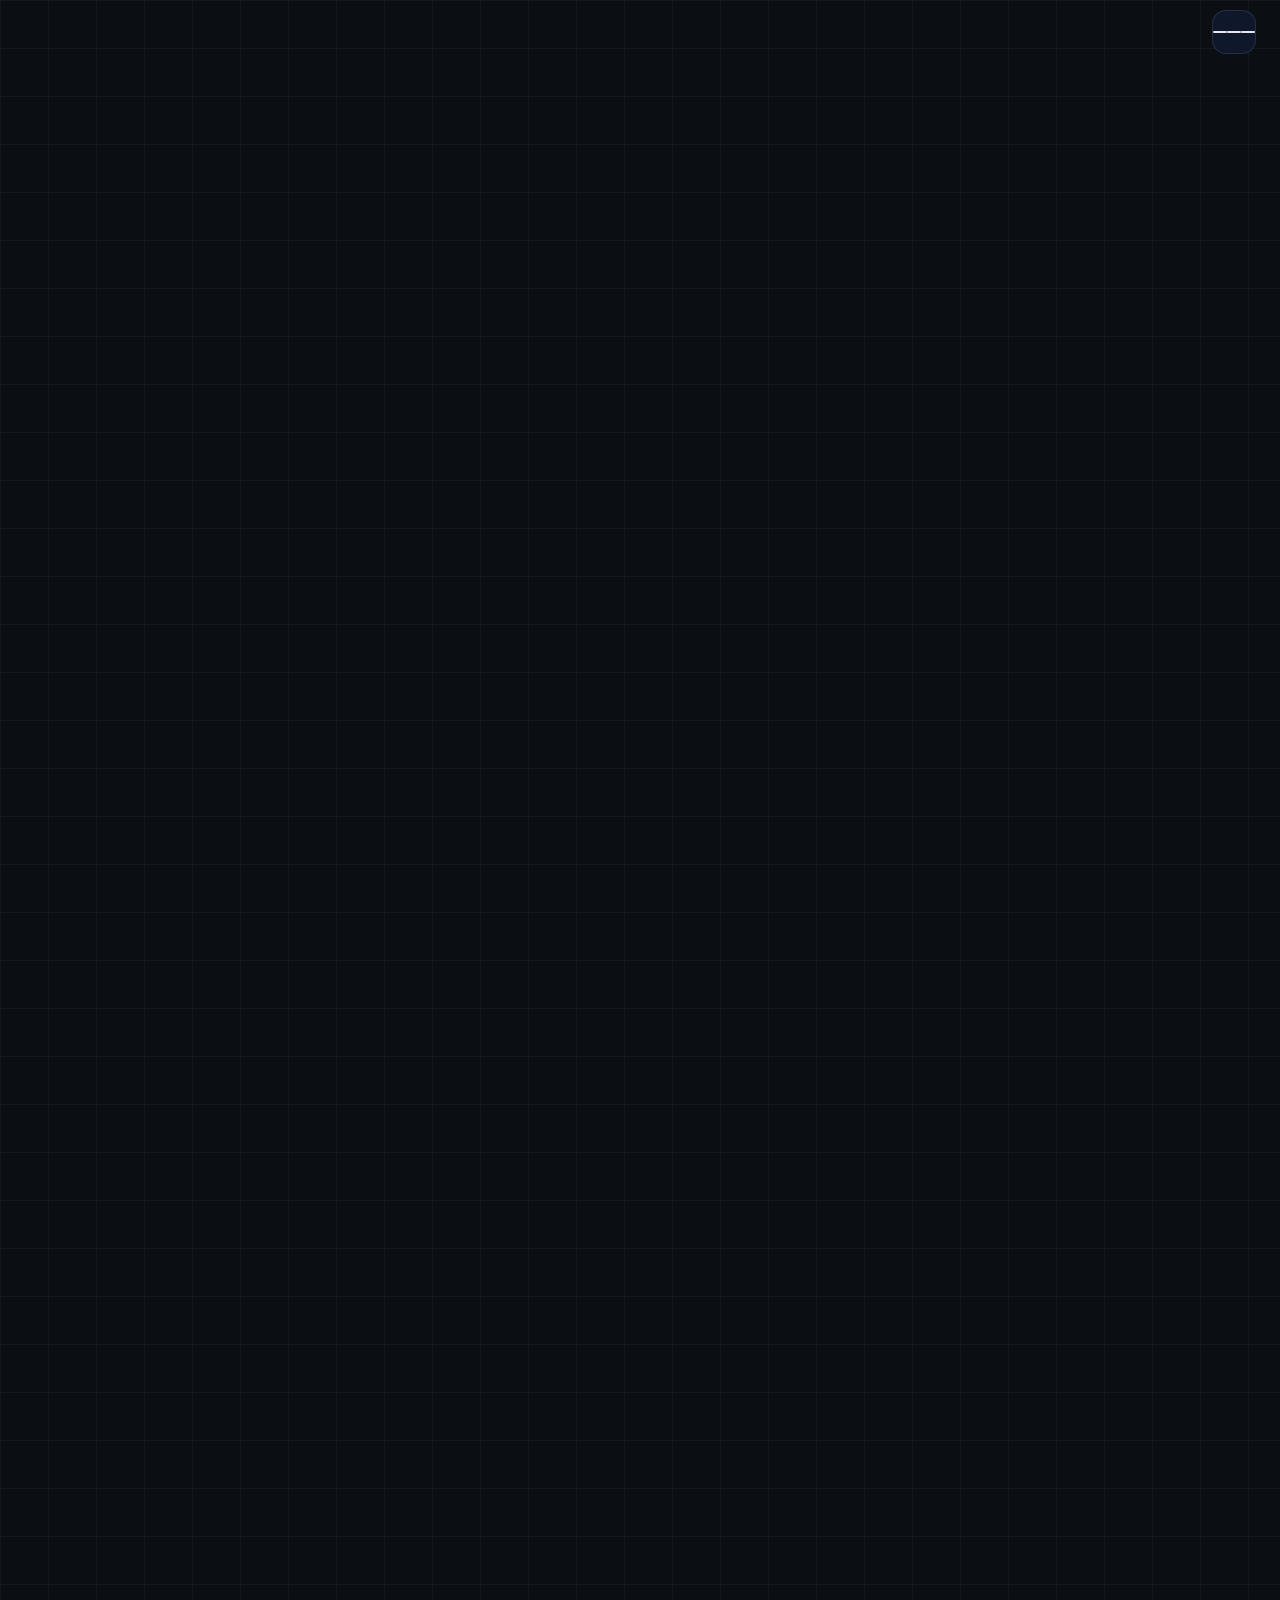
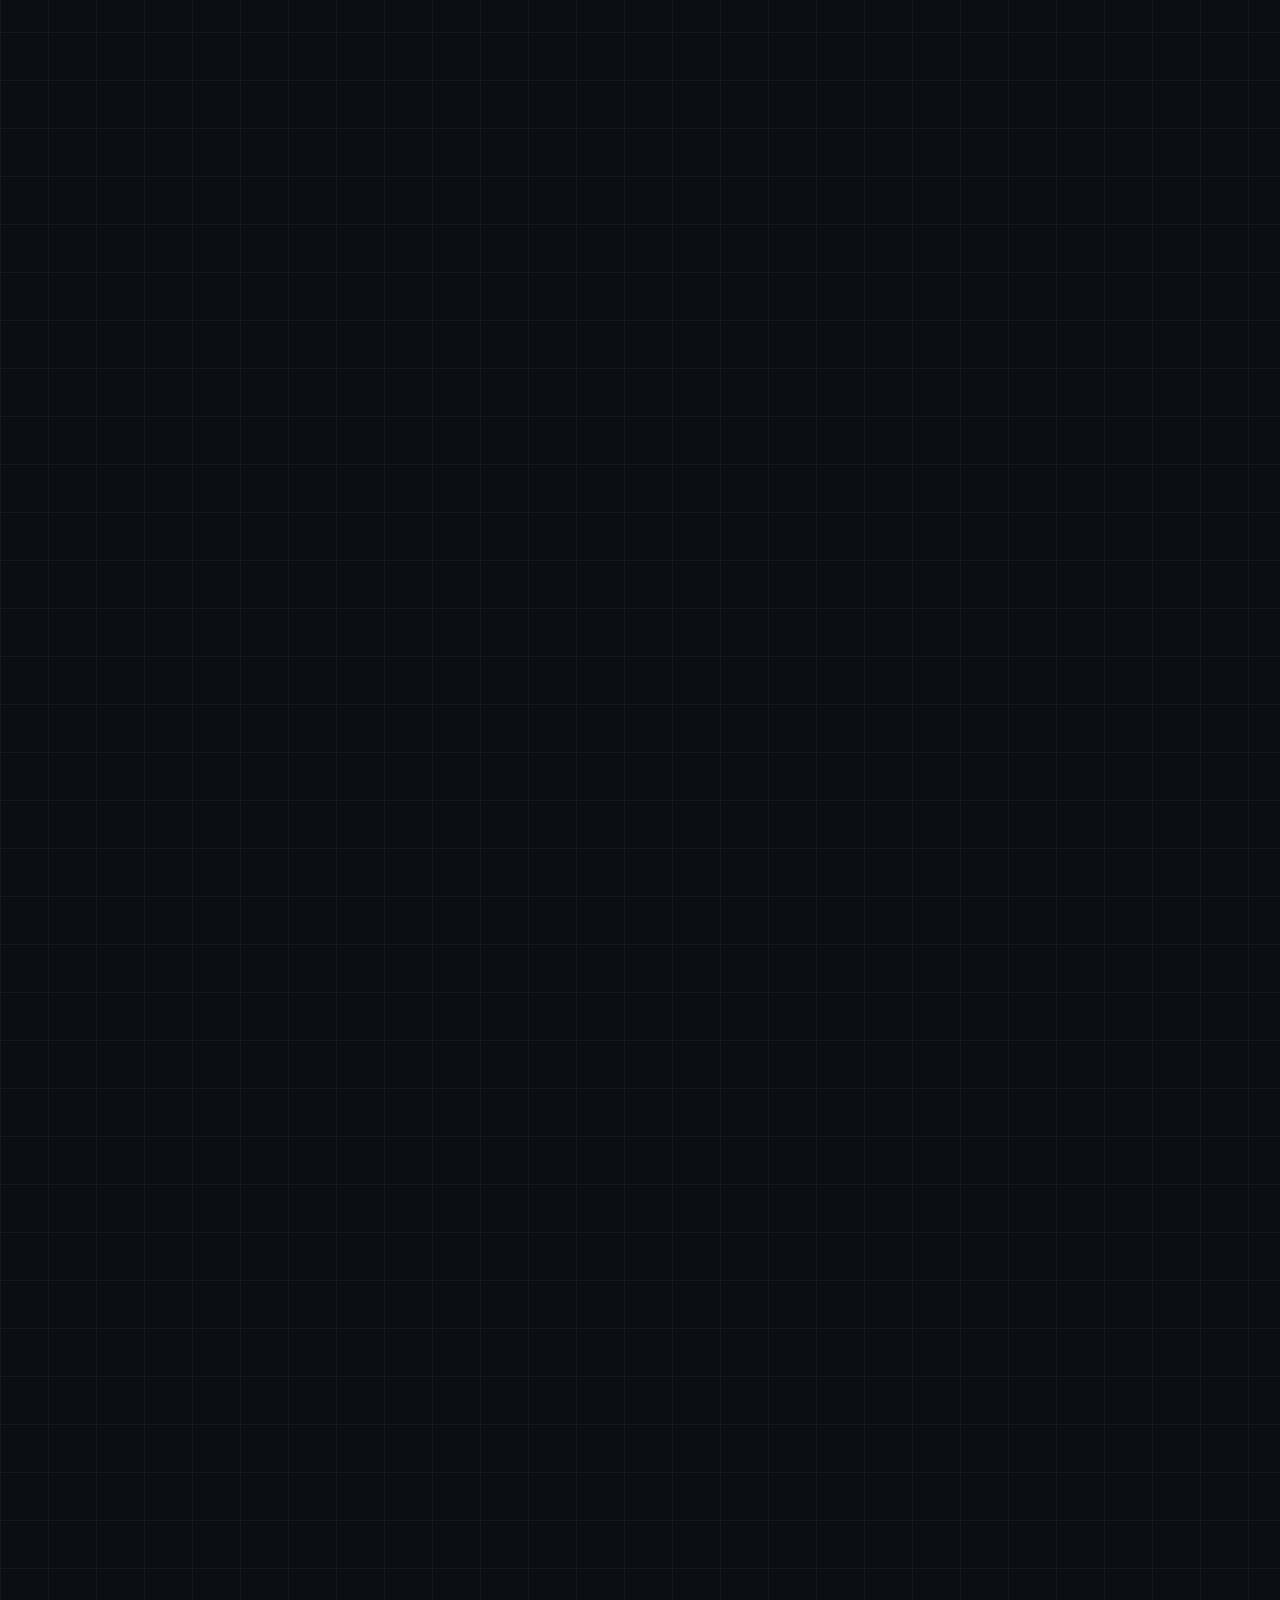
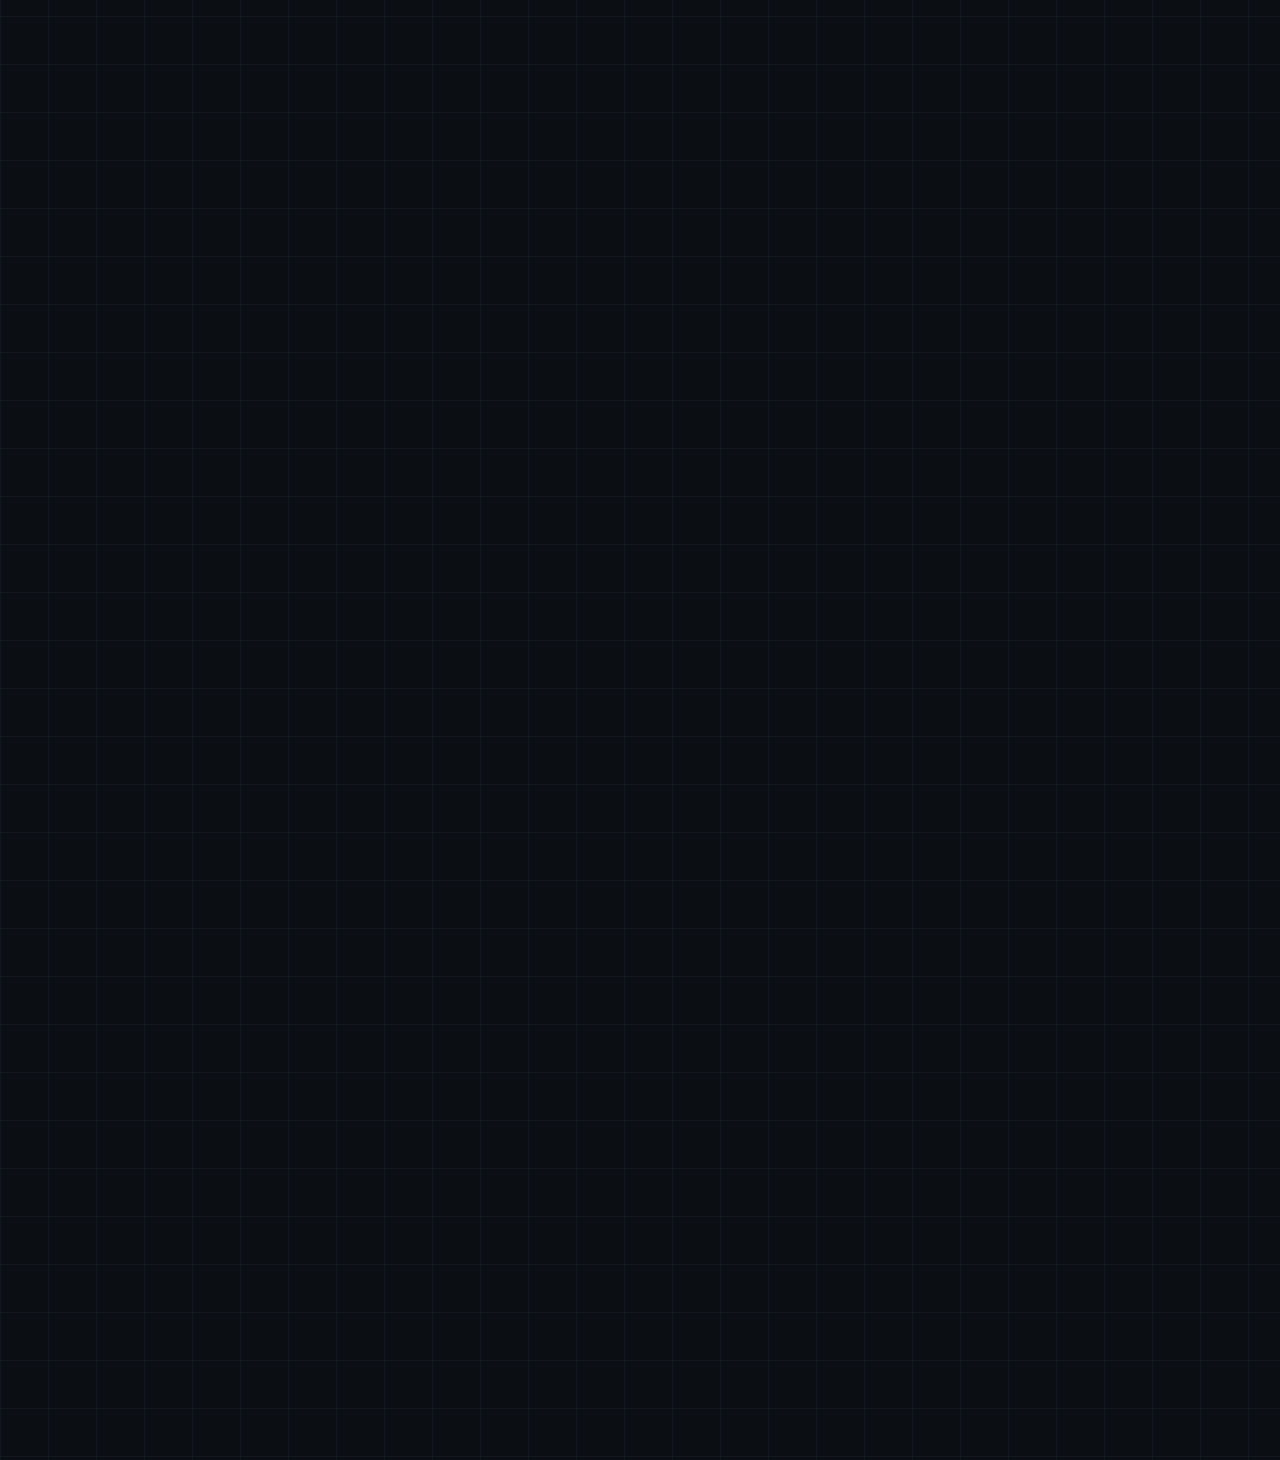
<file: src/index.html>
<!DOCTYPE html>
<html lang="en">
<head>
  <meta charset="utf-8" />
  <meta name="viewport" content="width=device-width, initial-scale=1" />
  <title>Joseph Kano — DevOps Engineer — Kubernetes AWS Docker</title>
  <meta name="description" content="DevOps Engineer focused on Kubernetes AWS Docker CI CD Linux and production minded infrastructure troubleshooting." />
  <meta name="keywords" content="DevOps Engineer, Cloud Engineer, Kubernetes, Docker, AWS, EC2, IAM, VPC, Security Groups, S3, CI CD, GitHub Actions, NGINX, Ingress, DNS, Linux, Infrastructure" />
  <style>
    :root {
      --bg-primary: #0b0f14;
      --bg-secondary: #101826;
      --surface: #0f172a;
      --text-primary: #e5e7eb;
      --text-secondary: #94a3b8;
      --accent: #3b82f6;
      --border: rgba(148, 163, 184, 0.18);
      --max-width: 1100px;
      --section-py: 72px;
      --gap: 24px;
      --radius: 14px;
      --font: Inter, system-ui, -apple-system, "Segoe UI", Roboto, Arial, sans-serif;
    }
    *, *::before, *::after { box-sizing: border-box; }
    html { scroll-behavior: smooth; }
    body {
      margin: 0;
      font-family: var(--font);
      font-size: 16px;
      line-height: 1.6;
      background: var(--bg-primary);
      color: var(--text-primary);
    }

    .page-grid {
      background-image: linear-gradient(rgba(148, 163, 184, 0.06) 1px, transparent 1px),
                        linear-gradient(90deg, rgba(148, 163, 184, 0.06) 1px, transparent 1px);
      background-size: 48px 48px;
      min-height: 100vh;
    }

    .wrap {
      max-width: var(--max-width);
      margin: 0 auto;
      padding: 0 24px;
    }

    /* Nav: hamburger top right */
    .nav-bar {
      position: fixed;
      top: 0;
      left: 0;
      right: 0;
      height: 64px;
      display: flex;
      align-items: center;
      justify-content: flex-end;
      padding: 0 24px;
      z-index: 100;
      background: transparent;
    }
    .nav-toggle {
      width: 44px;
      height: 44px;
      padding: 0;
      border: 1px solid var(--border);
      border-radius: var(--radius);
      background: var(--surface);
      color: var(--text-primary);
      cursor: pointer;
      display: flex;
      align-items: center;
      justify-content: center;
      transition: transform 0.15s ease, border-color 0.15s ease;
    }
    .nav-toggle:hover { border-color: var(--text-secondary); transform: translateY(-1px); }
    .nav-toggle:focus { outline: 2px solid var(--accent); outline-offset: 2px; }
    .nav-toggle .line { width: 18px; height: 2px; background: var(--text-primary); margin: 3px 0; border-radius: 1px; display: block; }
    .nav-toggle[aria-expanded="true"] .line:nth-child(1) { transform: translateY(5px) rotate(45deg); }
    .nav-toggle[aria-expanded="true"] .line:nth-child(2) { opacity: 0; }
    .nav-toggle[aria-expanded="true"] .line:nth-child(3) { transform: translateY(-5px) rotate(-45deg); }

    .nav-overlay {
      position: fixed;
      inset: 0;
      background: rgba(11, 15, 20, 0.85);
      backdrop-filter: blur(6px);
      z-index: 101;
      opacity: 0;
      visibility: hidden;
      transition: opacity 0.2s ease, visibility 0.2s ease;
    }
    .nav-overlay.is-open { opacity: 1; visibility: visible; }

    .nav-drawer {
      position: fixed;
      top: 0;
      right: 0;
      width: 320px;
      max-width: 100vw;
      height: 100vh;
      background: var(--bg-secondary);
      border-left: 1px solid var(--border);
      z-index: 102;
      padding: 80px 24px 24px;
      transform: translateX(100%);
      transition: transform 0.25s ease;
      overflow-y: auto;
    }
    .nav-drawer.is-open { transform: translateX(0); }
    .nav-drawer ul { list-style: none; padding: 0; margin: 0; }
    .nav-drawer li { margin-bottom: 4px; }
    .nav-drawer a {
      display: block;
      padding: 12px 16px;
      color: var(--text-primary);
      text-decoration: none;
      border-radius: 8px;
      font-weight: 500;
      transition: background 0.15s ease, color 0.15s ease;
    }
    .nav-drawer a:hover { background: var(--surface); color: var(--accent); }

    /* Sections */
    section {
      padding-top: var(--section-py);
      padding-bottom: var(--section-py);
      opacity: 0;
      animation: sectionIn 0.5s ease forwards;
    }
    @keyframes sectionIn { to { opacity: 1; } }
    section:nth-child(1) { animation-delay: 0.05s; }
    section:nth-child(2) { animation-delay: 0.1s; }
    section:nth-child(3) { animation-delay: 0.15s; }
    section:nth-child(4) { animation-delay: 0.2s; }
    section:nth-child(5) { animation-delay: 0.25s; }
    section:nth-child(6) { animation-delay: 0.3s; }
    section:nth-child(7) { animation-delay: 0.35s; }
    section:nth-child(8) { animation-delay: 0.4s; }
    section:nth-child(9) { animation-delay: 0.45s; }

    h1 { font-size: 44px; font-weight: 700; line-height: 1.15; margin: 0 0 16px; letter-spacing: -0.02em; }
    h2 { font-size: 28px; font-weight: 600; line-height: 1.15; margin: 0 0 var(--gap); color: var(--text-primary); }
    h3 { font-size: 18px; font-weight: 600; margin: 0 0 12px; color: var(--text-primary); }
    p { margin: 0 0 16px; color: var(--text-secondary); font-size: 16px; }
    a { color: var(--accent); text-decoration: none; }
    a:hover { text-decoration: underline; }

    /* Hero */
    .hero { padding-top: 120px; padding-bottom: var(--section-py); }
    .hero .subheadline { font-size: 18px; line-height: 1.6; color: var(--text-secondary); max-width: 640px; margin-bottom: 28px; }
    .hero .identity { font-size: 13px; color: var(--text-secondary); margin-bottom: 28px; }
    @media (max-width: 600px) { .hero { padding-top: 88px; } .hero h1 { font-size: 28px; } .hero .subheadline { font-size: 16px; } }
    .hero .cta-row { display: flex; flex-wrap: wrap; gap: 12px; align-items: center; }
    .btn {
      display: inline-flex;
      align-items: center;
      justify-content: center;
      padding: 12px 20px;
      min-height: 44px;
      border-radius: var(--radius);
      font-family: var(--font);
      font-size: 15px;
      font-weight: 500;
      cursor: pointer;
      transition: transform 0.15s ease, border-color 0.15s ease, background 0.15s ease;
      border: 1px solid var(--border);
      background: var(--surface);
      color: var(--text-primary);
      text-decoration: none;
    }
    .btn:hover { transform: translateY(-2px); border-color: var(--accent); text-decoration: none; }
    .btn-primary { background: var(--accent); border-color: var(--accent); color: #fff; }
    .btn-primary:hover { filter: brightness(1.1); border-color: var(--accent); color: #fff; }

    /* Summary */
    .summary p { max-width: 720px; }

    /* Skills grid */
    .skills-grid { display: grid; grid-template-columns: repeat(2, 1fr); gap: var(--gap); margin-top: var(--gap); }
    @media (max-width: 700px) { .skills-grid { grid-template-columns: 1fr; } }
    .skill-card {
      background: var(--surface);
      border: 1px solid var(--border);
      border-radius: var(--radius);
      padding: 24px;
    }
    .skill-card h3 { font-size: 16px; margin-bottom: 12px; color: var(--text-secondary); font-weight: 600; text-transform: uppercase; letter-spacing: 0.04em; }
    .skill-card ul { list-style: none; padding: 0; margin: 0; font-size: 15px; color: var(--text-primary); line-height: 1.55; }
    .skill-card li { margin-bottom: 8px; padding-left: 0; }
    .skill-card li:last-child { margin-bottom: 0; }

    /* Experience & AWS bullets */
    .bullet-list { list-style: none; padding: 0; margin: 0; }
    .bullet-list li {
      position: relative;
      padding-left: 24px;
      margin-bottom: 14px;
      color: var(--text-secondary);
      font-size: 16px;
      line-height: 1.6;
    }
    .bullet-list li::before { content: ""; position: absolute; left: 0; top: 10px; width: 6px; height: 6px; border-radius: 50%; background: var(--accent); }
    .bullet-list li:last-child { margin-bottom: 0; }

    /* Projects */
    .project-cards { display: flex; flex-direction: column; gap: var(--gap); margin-top: var(--gap); }
    .project-card {
      background: var(--surface);
      border: 1px solid var(--border);
      border-radius: var(--radius);
      padding: 28px;
    }
    .project-card h3 { font-size: 20px; margin-bottom: 10px; }
    .project-card .summary { font-size: 15px; margin-bottom: 16px; color: var(--text-secondary); }
    .project-card .label { font-size: 13px; font-weight: 600; color: var(--text-secondary); text-transform: uppercase; letter-spacing: 0.04em; margin: 16px 0 8px; }
    .project-card .label:first-of-type { margin-top: 0; }
    .project-card ul { margin: 0 0 12px; padding-left: 1.25em; color: var(--text-secondary); font-size: 15px; line-height: 1.55; }
    .project-card .links { margin-top: 16px; display: flex; gap: 12px; flex-wrap: wrap; }
    .project-card .links a { font-size: 14px; }

    /* Contact */
    .contact-methods { display: flex; flex-wrap: wrap; gap: 20px; margin-top: 16px; }
    .contact-methods a { font-size: 16px; }
  </style>
</head>
<body>
  <div class="page-grid">
    <header class="nav-bar" role="banner">
      <button type="button" class="nav-toggle" aria-label="Open menu" aria-expanded="false" aria-controls="nav-drawer" id="nav-toggle">
        <span class="line"></span>
        <span class="line"></span>
        <span class="line"></span>
      </button>
    </header>

    <div class="nav-overlay" id="nav-overlay" aria-hidden="true"></div>
    <nav class="nav-drawer" id="nav-drawer" aria-label="Main navigation">
      <ul>
        <li><a href="/">Home</a></li>
        <li><a href="#experience">Experience</a></li>
        <li><a href="#skills">Skills</a></li>
        <li><a href="#projects">Projects</a></li>
        <li><a href="#aws">Cloud and AWS</a></li>
        <li><a href="/lab/">Creative Lab</a></li>
        <li><a href="#contact">Contact</a></li>
      </ul>
    </nav>

    <main>
      <div class="wrap">
        <section class="hero" id="hero">
          <h1>DevOps Engineer focused on Kubernetes and cloud infrastructure</h1>
          <p class="subheadline">I design, deploy, and troubleshoot containerized systems with a production mindset across orchestration, networking, and cloud infrastructure.</p>
          <p class="identity">Joseph Kano &nbsp;&middot;&nbsp; DevOps Engineer &nbsp;&middot;&nbsp; Age 25 &nbsp;&middot;&nbsp; Harrisonburg, Virginia</p>
          <div class="cta-row">
            <a href="#projects" class="btn btn-primary">View infrastructure projects</a>
            <a href="/resume.pdf" class="btn">Download resume</a>
            <a href="https://github.com/jkanodev" class="btn" target="_blank" rel="noopener">GitHub</a>
          </div>
        </section>

        <section class="summary" id="summary">
          <h2>Professional summary</h2>
          <p>DevOps Engineer with infrastructure-first focus and hands-on experience building and operating containerized systems using Kubernetes, Docker, and AWS. Strong grounding in desired-state operations, scheduling behavior, rollout strategy, and service routing.</p>
          <p>Known for disciplined troubleshooting across layers including DNS, ingress, reverse proxy, networking boundaries, and deployment automation. I approach systems as control loops where reliability, clarity, and repeatability matter.</p>
        </section>

        <section id="skills">
          <h2>Core technical skills</h2>
          <div class="skills-grid">
            <div class="skill-card">
              <h3>Cloud</h3>
              <ul>
                <li>AWS EC2, IAM, VPC, Security Groups, S3</li>
                <li>AWS CLI configured via PowerShell</li>
                <li>Cloudflare DNS integration</li>
              </ul>
            </div>
            <div class="skill-card">
              <h3>Containers</h3>
              <ul>
                <li>Docker image lifecycle: build, tag, run</li>
                <li>Container networking and port mapping</li>
                <li>Runtime isolation and reproducibility</li>
              </ul>
            </div>
            <div class="skill-card">
              <h3>Orchestration</h3>
              <ul>
                <li>Kubernetes Pods, Deployments, ReplicaSets</li>
                <li>Services: ClusterIP, NodePort</li>
                <li>Ingress routing and host-based rules</li>
                <li>Scheduler behavior and pod-to-node placement</li>
                <li>Rollouts, rollbacks, scaling, self-healing</li>
                <li>Desired state and reconciliation loops</li>
              </ul>
            </div>
            <div class="skill-card">
              <h3>Networking</h3>
              <ul>
                <li>DNS resolution and routing</li>
                <li>NGINX reverse proxy</li>
                <li>Port forwarding and firewall concepts</li>
                <li>Local to public exposure with Cloudflare</li>
              </ul>
            </div>
            <div class="skill-card">
              <h3>CI/CD</h3>
              <ul>
                <li>GitHub Actions</li>
                <li>SSH-based deployments</li>
                <li>Repeatable deployment workflow design</li>
              </ul>
            </div>
            <div class="skill-card">
              <h3>Systems</h3>
              <ul>
                <li>Linux fundamentals</li>
                <li>Operational troubleshooting</li>
                <li>Production mindset and clean architecture</li>
              </ul>
            </div>
          </div>
        </section>

        <section id="experience">
          <h2>DevOps and infrastructure experience</h2>
          <ul class="bullet-list">
            <li>Built and operated local Kubernetes clusters using kind to simulate production orchestration behavior and validate deployment patterns.</li>
            <li>Implemented Deployments, ReplicaSets, and Services with controlled rollouts, rollbacks, and scaling to validate reconciliation and reliability.</li>
            <li>Configured Ingress routing and DNS behavior and debugged conflicts caused by legacy workloads and namespace contamination.</li>
            <li>Built Dockerized services with clean image lifecycle management and predictable networking behavior.</li>
            <li>Designed self-hosted service exposure using Cloudflare DNS and reverse proxy concepts with attention to network boundaries.</li>
            <li>Automated remote deployments using GitHub Actions and SSH with version-controlled infrastructure workflow.</li>
          </ul>
        </section>

        <section id="aws">
          <h2>Cloud and AWS</h2>
          <p>Hands-on AWS experience focused on compute, access control, and cloud networking fundamentals.</p>
          <ul class="bullet-list">
            <li>Configured AWS CLI via PowerShell including credentials and region settings.</li>
            <li>Provisioned EC2 instances and validated secure access paths using Security Groups.</li>
            <li>Studied IAM fundamentals and applied least-privilege concepts at a practical level.</li>
            <li>Built working understanding of VPC and network isolation concepts.</li>
            <li>Compared local hosting with cloud-hosted compute to understand cost exposure and operational tradeoffs.</li>
          </ul>
        </section>

        <section id="projects">
          <h2>Selected infrastructure projects</h2>
          <div class="project-cards">
            <article class="project-card">
              <h3>Self-hosted infrastructure platform</h3>
              <p class="summary">A controlled environment for deploying and exposing services with clear routing boundaries and repeatable deployment flow.</p>
              <p class="label">Why</p>
              <ul>
                <li>Validate real-world routing and exposure patterns</li>
                <li>Practice production troubleshooting across DNS, ingress, and reverse proxy layers</li>
                <li>Create a repeatable deployment workflow with clear separation of concerns</li>
              </ul>
              <p class="label">Architecture</p>
              <ul>
                <li>Local Linux host running container workloads</li>
                <li>Kubernetes kind cluster for orchestration behavior validation</li>
                <li>NGINX and Ingress routing for HTTP traffic control</li>
                <li>Cloudflare DNS for external routing and exposure</li>
                <li>SSH access for remote operations</li>
                <li>GitHub Actions for deployment automation</li>
              </ul>
              <p class="label">Highlights</p>
              <ul>
                <li>Diagnosed and resolved Ingress conflicts caused by stale workloads and cross-namespace contamination.</li>
                <li>Validated desired-state behavior through rollouts, rollbacks, and scaling operations.</li>
              </ul>
              <div class="links">
                <a href="https://github.com/jkanodev" target="_blank" rel="noopener">GitHub</a>
              </div>
            </article>
            <article class="project-card">
              <h3>Kubernetes reliability and rollout scenarios</h3>
              <p class="summary">Scenario-based validation of self-healing, scheduling, and controlled delivery strategies.</p>
              <p class="label">Why</p>
              <ul>
                <li>Demonstrate operational understanding of Kubernetes as a control system</li>
                <li>Prove ability to reason about failure behavior and recovery</li>
              </ul>
              <p class="label">Architecture</p>
              <ul>
                <li>Deployments and ReplicaSets to enforce desired state</li>
                <li>Services and Ingress for routing validation</li>
                <li>Controlled changes to trigger rollouts and rollbacks</li>
              </ul>
              <p class="label">Highlights</p>
              <ul>
                <li>Simulated failure conditions to observe rescheduling and self-healing behavior.</li>
                <li>Used rollback and scale strategies to restore service quickly and cleanly.</li>
              </ul>
              <div class="links">
                <a href="https://github.com/jkanodev" target="_blank" rel="noopener">GitHub</a>
                <a href="/kubernetes.html">Execution summary</a>
              </div>
            </article>
            <article class="project-card">
              <h3>CI/CD remote deployment automation</h3>
              <p class="summary">GitHub Actions–driven deployment pipeline using SSH for controlled remote execution.</p>
              <p class="label">Why</p>
              <ul>
                <li>Create reproducible deployments</li>
                <li>Reduce manual steps and configuration drift</li>
              </ul>
              <p class="label">Architecture</p>
              <ul>
                <li>GitHub Actions workflow</li>
                <li>SSH execution on target host</li>
                <li>Version-controlled deployment steps</li>
              </ul>
              <p class="label">Highlights</p>
              <ul>
                <li>Structured workflow for predictable deployments and clean rollbacks where appropriate.</li>
              </ul>
              <div class="links">
                <a href="https://github.com/jkanodev" target="_blank" rel="noopener">GitHub</a>
              </div>
            </article>
          </div>
        </section>

        <section id="contact">
          <h2>Contact</h2>
          <p>Open to DevOps, Cloud, and platform engineering roles. Reach out for interviews or technical discussions.</p>
          <div class="contact-methods">
            <a href="mailto:dev.joseph.k@gmail.com">dev.joseph.k@gmail.com</a>
            <a href="https://github.com/jkanodev" target="_blank" rel="noopener">GitHub</a>
            <a href="tel:+16175643177">617-564-3177</a>
          </div>
        </section>
      </div>
    </main>
  </div>

  <script>
    (function() {
      var toggle = document.getElementById('nav-toggle');
      var overlay = document.getElementById('nav-overlay');
      var drawer = document.getElementById('nav-drawer');
      var drawerLinks = drawer.querySelectorAll('a');

      function openNav() {
        toggle.setAttribute('aria-expanded', 'true');
        overlay.classList.add('is-open');
        overlay.setAttribute('aria-hidden', 'false');
        drawer.classList.add('is-open');
        document.body.style.overflow = 'hidden';
        drawer.setAttribute('aria-hidden', 'false');
        drawer.querySelector('a').focus();
      }

      function closeNav() {
        toggle.setAttribute('aria-expanded', 'false');
        overlay.classList.remove('is-open');
        overlay.setAttribute('aria-hidden', 'true');
        drawer.classList.remove('is-open');
        document.body.style.overflow = '';
        drawer.setAttribute('aria-hidden', 'true');
        toggle.focus();
      }

      toggle.addEventListener('click', function() {
        if (drawer.classList.contains('is-open')) closeNav();
        else openNav();
      });

      overlay.addEventListener('click', closeNav);

      document.addEventListener('keydown', function(e) {
        if (e.key !== 'Escape') return;
        if (drawer.classList.contains('is-open')) closeNav();
      });

      drawerLinks.forEach(function(link) {
        link.addEventListener('click', function() {
          closeNav();
        });
      });

      var focusables = drawer.querySelectorAll('a[href]');
      var firstFocus = focusables[0];
      var lastFocus = focusables[focusables.length - 1];

      drawer.addEventListener('keydown', function(e) {
        if (!drawer.classList.contains('is-open')) return;
        if (e.key !== 'Tab') return;
        if (e.shiftKey) {
          if (document.activeElement === firstFocus) {
            e.preventDefault();
            lastFocus.focus();
          }
        } else {
          if (document.activeElement === lastFocus) {
            e.preventDefault();
            firstFocus.focus();
          }
        }
      });
    })();
  </script>
</body>
</html>
</file>
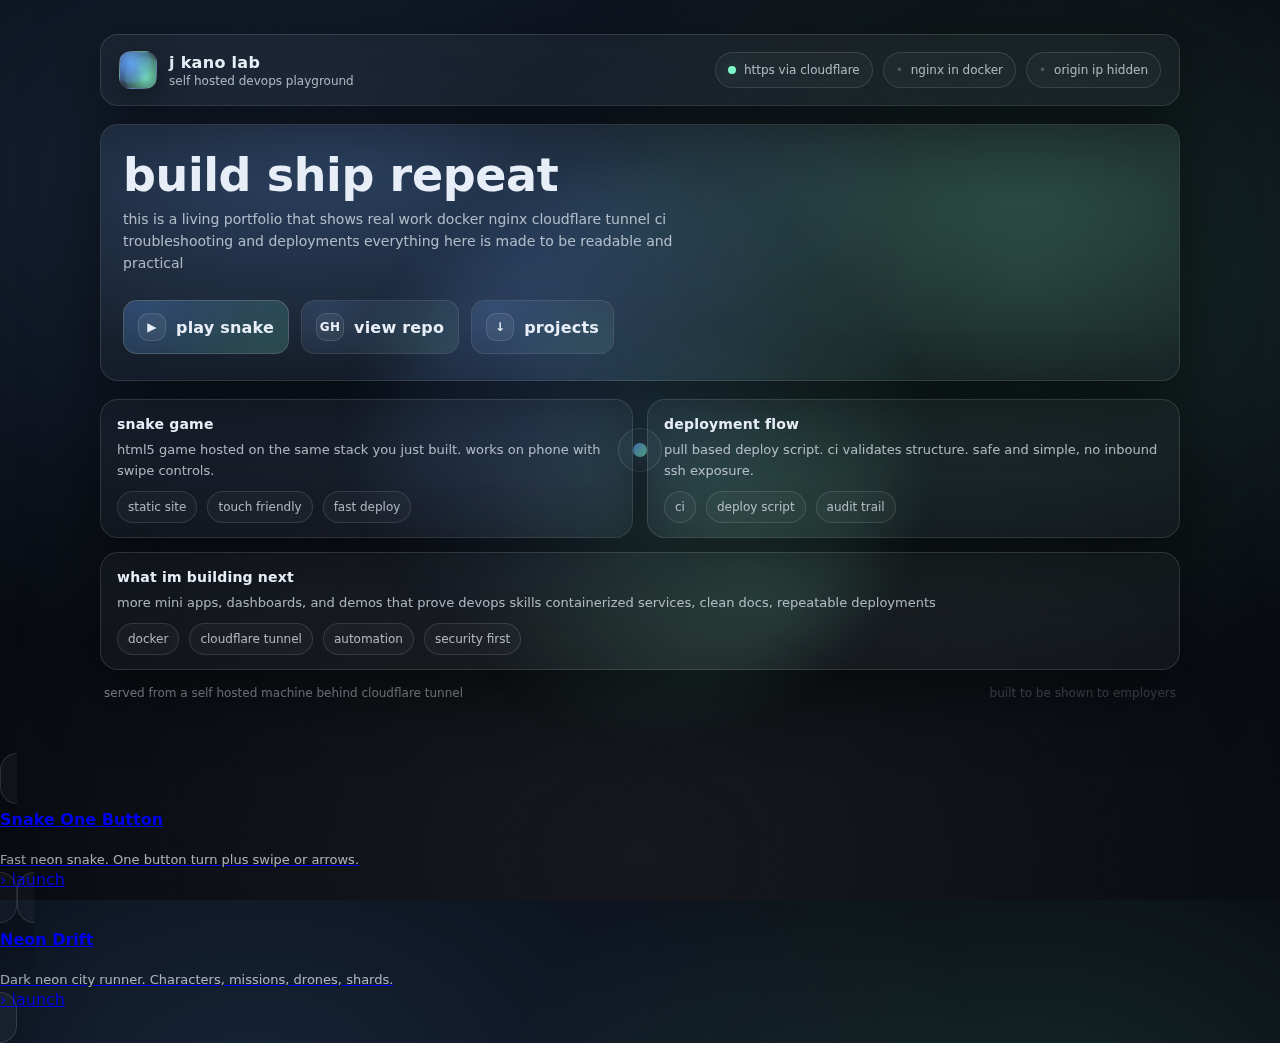
<file: nginx/site/index.html>
<!doctype html>
<html lang="en">
<head>
  <meta charset="utf-8">
  <meta name="viewport" content="width=device-width,initial-scale=1">
  <title>j-kano.site</title>
  <style>
    :root{
      --bg:#070a10;
      --panel:rgba(255,255,255,.06);
      --panel2:rgba(255,255,255,.10);
      --line:rgba(255,255,255,.12);
      --text:#e7eef7;
      --muted:rgba(231,238,247,.72);
      --accent:#66a6ff;
      --accent2:#7ef9c9;
      --shadow: 0 18px 70px rgba(0,0,0,.55);
      --radius: 18px;
    }

    *{box-sizing:border-box}
    html,body{height:100%}
    body{
      margin:0;
      color:var(--text);
      background: radial-gradient(1200px 800px at 20% 20%, rgba(102,166,255,.16), transparent 60%),
                  radial-gradient(900px 700px at 80% 30%, rgba(126,249,201,.14), transparent 60%),
                  radial-gradient(1200px 900px at 50% 95%, rgba(255,255,255,.06), transparent 60%),
                  var(--bg);
      font-family: ui-sans-serif, system-ui, -apple-system, Segoe UI, Roboto, Arial;
      overflow-x:hidden;
      cursor:none;
    }

    .noise{
      position:fixed; inset:0;
      background-image:url("data:image/svg+xml,%3Csvg xmlns='http://www.w3.org/2000/svg' width='260' height='260'%3E%3Cfilter id='n'%3E%3CfeTurbulence type='fractalNoise' baseFrequency='.9' numOctaves='3' stitchTiles='stitch'/%3E%3C/filter%3E%3Crect width='260' height='260' filter='url(%23n)' opacity='.12'/%3E%3C/svg%3E");
      opacity:.08;
      pointer-events:none;
      mix-blend-mode:overlay;
    }

    .grid{
      position:fixed; inset:-40px;
      background:
        linear-gradient(to right, rgba(255,255,255,.06) 1px, transparent 1px),
        linear-gradient(to bottom, rgba(255,255,255,.06) 1px, transparent 1px);
      background-size: 70px 70px;
      opacity:.09;
      transform: translateZ(0);
      pointer-events:none;
      mask-image: radial-gradient(500px 300px at 50% 25%, rgba(0,0,0,1), transparent 70%);
    }

    .glow{
      position:fixed;
      width:520px; height:520px;
      border-radius:999px;
      background: radial-gradient(circle at 30% 30%, rgba(102,166,255,.25), transparent 55%),
                  radial-gradient(circle at 70% 70%, rgba(126,249,201,.22), transparent 55%);
      filter: blur(30px);
      opacity:.9;
      pointer-events:none;
      transform: translate(-50%,-50%);
      will-change: transform;
    }

    .cursor{
      position:fixed;
      width:14px; height:14px;
      border-radius:999px;
      background: linear-gradient(135deg, var(--accent), var(--accent2));
      box-shadow: 0 0 22px rgba(102,166,255,.35), 0 0 26px rgba(126,249,201,.22);
      pointer-events:none;
      transform: translate(-50%,-50%);
      will-change: transform;
    }

    .cursorRing{
      position:fixed;
      width:44px; height:44px;
      border-radius:999px;
      border: 1px solid rgba(255,255,255,.16);
      background: rgba(255,255,255,.02);
      backdrop-filter: blur(6px);
      pointer-events:none;
      transform: translate(-50%,-50%);
      will-change: transform;
    }

    .wrap{
      width:min(1080px, 92vw);
      margin: 0 auto;
      padding: 34px 0 70px;
      position:relative;
    }

    header{
      display:flex;
      align-items:center;
      justify-content:space-between;
      gap:14px;
      padding: 16px 18px;
      border:1px solid var(--line);
      background: rgba(255,255,255,.04);
      border-radius: var(--radius);
      box-shadow: var(--shadow);
    }

    .brand{
      display:flex; align-items:center; gap:12px;
      user-select:none;
    }

    .logo{
      width:38px; height:38px; border-radius:12px;
      background:
        radial-gradient(circle at 30% 30%, rgba(102,166,255,.9), rgba(102,166,255,.25) 55%, transparent 60%),
        radial-gradient(circle at 70% 70%, rgba(126,249,201,.85), rgba(126,249,201,.18) 55%, transparent 60%),
        rgba(255,255,255,.06);
      border: 1px solid rgba(255,255,255,.14);
      box-shadow: 0 10px 30px rgba(0,0,0,.35);
      position:relative;
      overflow:hidden;
    }

    .logo:after{
      content:"";
      position:absolute; inset:-60%;
      background: conic-gradient(from 180deg, rgba(102,166,255,.0), rgba(102,166,255,.35), rgba(126,249,201,.35), rgba(255,255,255,.0));
      animation: spin 7s linear infinite;
      opacity:.75;
    }

    @keyframes spin { to{ transform: rotate(360deg) } }

    .brand h1{
      margin:0;
      font-size: 16px;
      letter-spacing:.3px;
    }

    .brand .sub{
      margin:0;
      font-size: 12px;
      color: var(--muted);
      margin-top:2px;
    }

    .chipRow{
      display:flex; gap:10px; flex-wrap:wrap; justify-content:flex-end;
    }

    .chip{
      padding: 10px 12px;
      border: 1px solid var(--line);
      background: rgba(255,255,255,.03);
      border-radius: 999px;
      color: var(--muted);
      font-size: 12px;
      display:flex;
      gap:8px;
      align-items:center;
    }

    .dot{
      width:8px; height:8px; border-radius:999px;
      background: var(--accent2);
      box-shadow: 0 0 16px rgba(126,249,201,.35);
    }

    .hero{
      margin-top: 18px;
      padding: 26px 22px;
      border: 1px solid var(--line);
      background: rgba(255,255,255,.03);
      border-radius: var(--radius);
      box-shadow: var(--shadow);
      position:relative;
      overflow:hidden;
    }

    .hero:before{
      content:"";
      position:absolute;
      inset:-2px;
      background: radial-gradient(900px 320px at 25% 20%, rgba(102,166,255,.18), transparent 60%),
                  radial-gradient(800px 300px at 85% 30%, rgba(126,249,201,.14), transparent 60%);
      opacity:1;
      pointer-events:none;
    }

    .heroTop{
      position:relative;
      display:flex;
      align-items:flex-start;
      justify-content:space-between;
      gap:18px;
      flex-wrap:wrap;
    }

    .title{
      margin:0;
      font-size: clamp(28px, 4.2vw, 46px);
      line-height:1.05;
      letter-spacing:-.4px;
    }

    .lead{
      margin: 10px 0 0;
      color: var(--muted);
      font-size: 14px;
      max-width: 62ch;
      line-height:1.55;
    }

    .actions{
      display:flex;
      gap:12px;
      flex-wrap:wrap;
      justify-content:flex-end;
      margin-top: 8px;
    }

    .btn{
      display:inline-flex;
      align-items:center;
      gap:10px;
      padding: 12px 14px;
      border-radius: 14px;
      border: 1px solid var(--line);
      background: rgba(255,255,255,.03);
      color: var(--text);
      text-decoration:none;
      font-weight:800;
      letter-spacing:.2px;
      transition: transform .12s ease, background .12s ease, border-color .12s ease;
      user-select:none;
      position:relative;
      overflow:hidden;
    }

    .btn:before{
      content:"";
      position:absolute;
      inset:-40%;
      background: radial-gradient(circle at 30% 20%, rgba(102,166,255,.18), transparent 45%),
                  radial-gradient(circle at 70% 80%, rgba(126,249,201,.14), transparent 45%);
      opacity:.7;
      transform: translateY(10px);
      transition: opacity .12s ease;
    }

    .btn:hover{
      transform: translateY(-1px);
      border-color: rgba(255,255,255,.18);
      background: rgba(255,255,255,.05);
    }

    .btn:hover:before{ opacity:1 }

    .btnPrimary{
      background: linear-gradient(135deg, rgba(102,166,255,.18), rgba(126,249,201,.12));
      border-color: rgba(255,255,255,.18);
    }

    .btnIcon{
      width:28px; height:28px;
      border-radius: 10px;
      background: rgba(255,255,255,.06);
      border: 1px solid rgba(255,255,255,.12);
      display:grid; place-items:center;
      font-size: 12px;
      position:relative;
      z-index:1;
    }

    .btn span{ position:relative; z-index:1 }

    .cards{
      margin-top: 18px;
      display:grid;
      grid-template-columns: repeat(12, 1fr);
      gap: 14px;
      position:relative;
    }

    .card{
      grid-column: span 6;
      padding: 16px 16px 14px;
      border: 1px solid var(--line);
      border-radius: var(--radius);
      background: rgba(255,255,255,.03);
      box-shadow: var(--shadow);
      position:relative;
      overflow:hidden;
      transition: transform .12s ease, background .12s ease, border-color .12s ease;
    }

    .card:hover{
      transform: translateY(-2px);
      border-color: rgba(255,255,255,.18);
      background: rgba(255,255,255,.05);
    }

    .card h3{ margin:0; font-size: 14px; letter-spacing:.2px }
    .card p{ margin:8px 0 0; color: var(--muted); font-size: 13px; line-height:1.55 }
    .card a{ color: var(--text); text-decoration:none }
    .card .meta{ margin-top:10px; display:flex; gap:10px; flex-wrap:wrap }
    .tag{
      font-size:12px;
      padding:8px 10px;
      border-radius:999px;
      border:1px solid rgba(255,255,255,.12);
      background: rgba(255,255,255,.03);
      color: var(--muted);
    }

    .wide{ grid-column: span 12 }

    footer{
      margin-top: 16px;
      color: rgba(231,238,247,.55);
      font-size: 12px;
      padding: 0 4px;
      display:flex;
      justify-content:space-between;
      gap:10px;
      flex-wrap:wrap;
      user-select:none;
    }

    .sep{ opacity:.35 }

    @media (max-width: 820px){
      .card{ grid-column: span 12 }
      .chipRow{ justify-content:flex-start }
    }

    @media (prefers-reduced-motion: reduce){
      .glow,.cursor,.cursorRing,.logo:after{ display:none }
      body{ cursor:auto }
      *{ transition:none!important; animation:none!important }
    }
  </style>
</head>

<body>
  <div class="noise"></div>
  <div class="grid"></div>
  <div class="glow" id="glow"></div>
  <div class="cursorRing" id="ring"></div>
  <div class="cursor" id="cursor"></div>

  <div class="wrap">
    <header>
      <div class="brand">
        <div class="logo"></div>
        <div>
          <h1>j kano lab</h1>
          <p class="sub">self hosted devops playground</p>
        </div>
      </div>
      <div class="chipRow">
        <div class="chip"><span class="dot"></span><span>https via cloudflare</span></div>
        <div class="chip"><span class="sep">•</span><span>nginx in docker</span></div>
        <div class="chip"><span class="sep">•</span><span>origin ip hidden</span></div>
      </div>
    </header>

    <section class="hero">
      <div class="heroTop">
        <div>
          <h2 class="title">build ship repeat</h2>
          <p class="lead">
            this is a living portfolio that shows real work
            docker nginx cloudflare tunnel ci troubleshooting and deployments
            everything here is made to be readable and practical
          </p>
        </div>

        <div class="actions">
          <a class="btn btnPrimary" href="/game.html">
            <div class="btnIcon">▶</div>
            <span>play snake</span>
          </a>
          <a class="btn" href="https://github.com/jkanodev/infra-self-hosted" target="_blank" rel="noreferrer">
            <div class="btnIcon">GH</div>
            <span>view repo</span>
          </a>
          <a class="btn" href="#projects">
            <div class="btnIcon">↓</div>
            <span>projects</span>
          </a>
        </div>
      </div>
    </section>

    <section class="cards" id="projects">
      <div class="card">
        <h3><a href="/game.html">snake game</a></h3>
        <p>html5 game hosted on the same stack you just built. works on phone with swipe controls.</p>
        <div class="meta">
          <span class="tag">static site</span>
          <span class="tag">touch friendly</span>
          <span class="tag">fast deploy</span>
        </div>
      </div>

      <div class="card">
        <h3><a href="https://github.com/jkanodev/infra-self-hosted#deployment" target="_blank" rel="noreferrer">deployment flow</a></h3>
        <p>pull based deploy script. ci validates structure. safe and simple, no inbound ssh exposure.</p>
        <div class="meta">
          <span class="tag">ci</span>
          <span class="tag">deploy script</span>
          <span class="tag">audit trail</span>
        </div>
      </div>

      <div class="card wide">
        <h3>what im building next</h3>
        <p>
          more mini apps, dashboards, and demos that prove devops skills
          containerized services, clean docs, repeatable deployments
        </p>
        <div class="meta">
          <span class="tag">docker</span>
          <span class="tag">cloudflare tunnel</span>
          <span class="tag">automation</span>
          <span class="tag">security first</span>
        </div>
      </div>
    </section>

    <footer>
      <div>served from a self hosted machine behind cloudflare tunnel</div>
      <div class="sep">built to be shown to employers</div>
    </footer>
  </div>

  <script>
    const glow = document.getElementById("glow")
    const cursor = document.getElementById("cursor")
    const ring = document.getElementById("ring")

    let x = window.innerWidth / 2
    let y = window.innerHeight / 2
    let tx = x
    let ty = y
    let rx = x
    let ry = y

    function moveTo(e){
      tx = e.clientX
      ty = e.clientY
    }

    window.addEventListener("mousemove", moveTo, {passive:true})
    window.addEventListener("pointermove", (e) => {
      if (e.pointerType === "touch") return
      moveTo(e)
    }, {passive:true})

    function loop(){
      x += (tx - x) * 0.18
      y += (ty - y) * 0.18
      rx += (tx - rx) * 0.10
      ry += (ty - ry) * 0.10

      glow.style.transform = "translate(" + x + "px," + y + "px) translate(-50%,-50%)"
      cursor.style.transform = "translate(" + tx + "px," + ty + "px) translate(-50%,-50%)"
      ring.style.transform = "translate(" + rx + "px," + ry + "px) translate(-50%,-50%)"

      requestAnimationFrame(loop)
    }
    loop()

    const hoverables = document.querySelectorAll("a,button,.card")
    hoverables.forEach(el => {
      el.addEventListener("mouseenter", () => ring.style.borderColor = "rgba(126,249,201,.35)")
      el.addEventListener("mouseleave", () => ring.style.borderColor = "rgba(255,255,255,.16)")
    })

    window.addEventListener("keydown", (e) => {
      if (e.key === "g") window.location.href = "/game.html"
    })
  </script>
</body>
</html>

<a class="card" href="/snake.html">
  <h4><span class="badge" style="background:var(--green)"></span> Snake One Button</h4>
  <p>Fast neon snake. One button turn plus swipe or arrows.</p>
  <div class="cta"><span class="arrow">›</span> launch</div>
</a>

<a class="card" href="/game.html">
  <h4><span class="badge" style="background:var(--pink)"></span> Neon Drift</h4>
  <p>Dark neon city runner. Characters, missions, drones, shards.</p>
  <div class="cta"><span class="arrow">›</span> launch</div>
</a>
</file>
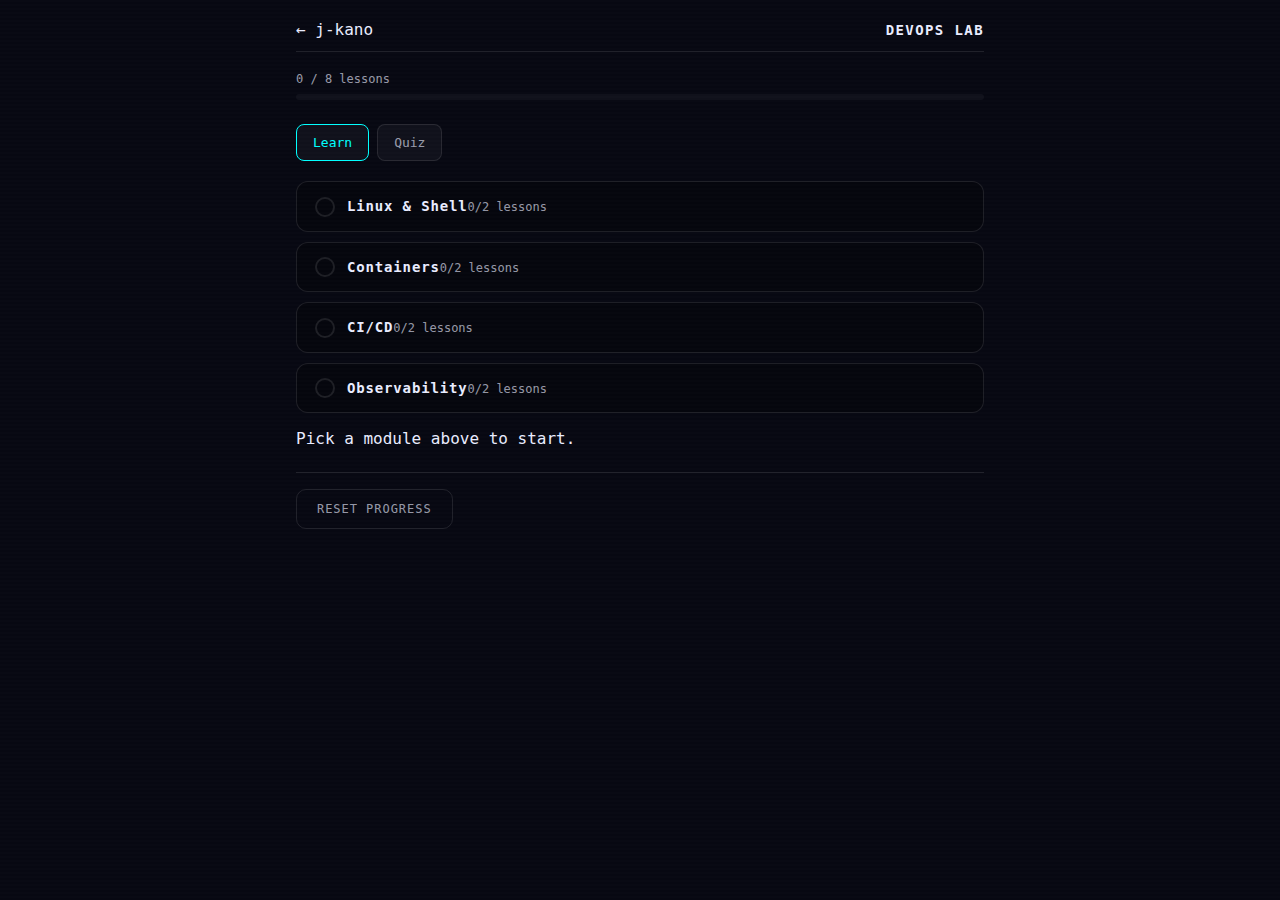
<file: src/devops/index.html>
<!doctype html>
<html lang="en">
<head>
  <meta charset="utf-8" />
  <meta name="viewport" content="width=device-width, initial-scale=1" />
  <title>DevOps Lab — j-kano.site</title>
  <link rel="stylesheet" href="styles.css" />
</head>
<body>
  <div class="scanlines"></div>
  <div class="wrap">
    <header>
      <a href="/">← j-kano</a>
      <span class="brand">DevOps Lab</span>
    </header>

    <div id="progress-wrap">
      <div class="progress-text" id="progress-text">0 / 0 lessons</div>
      <div class="progress-bar-wrap">
        <div class="progress-bar" id="progress-bar"></div>
      </div>
    </div>

    <div class="mode-tabs">
      <button type="button" id="btn-mode-learn" class="active">Learn</button>
      <button type="button" id="btn-mode-quiz">Quiz</button>
    </div>

    <ul class="modules" id="module-list"></ul>

    <div id="view-learn" class="view-learn">
      <div class="lesson-nav" id="lesson-nav"></div>
      <article class="lesson">
        <h2 id="lesson-title"></h2>
        <div class="lesson-content" id="lesson-content"></div>
      </article>
    </div>

    <div id="view-quiz" class="view-quiz">
      <div id="quiz-container"></div>
      <div id="results-container" style="display:none" class="results">
        <h2>Quiz results</h2>
        <div class="score" id="results-score"></div>
        <p class="weak" id="results-weak"></p>
      </div>
      <div class="buttons">
        <button type="button" class="btn" id="btn-submit-quiz">Submit</button>
      </div>
    </div>

    <div class="reset-wrap">
      <button type="button" class="btn btn-pink" id="btn-reset">Reset progress</button>
    </div>
  </div>
  <script src="app.js"></script>
</body>
</html>
</file>
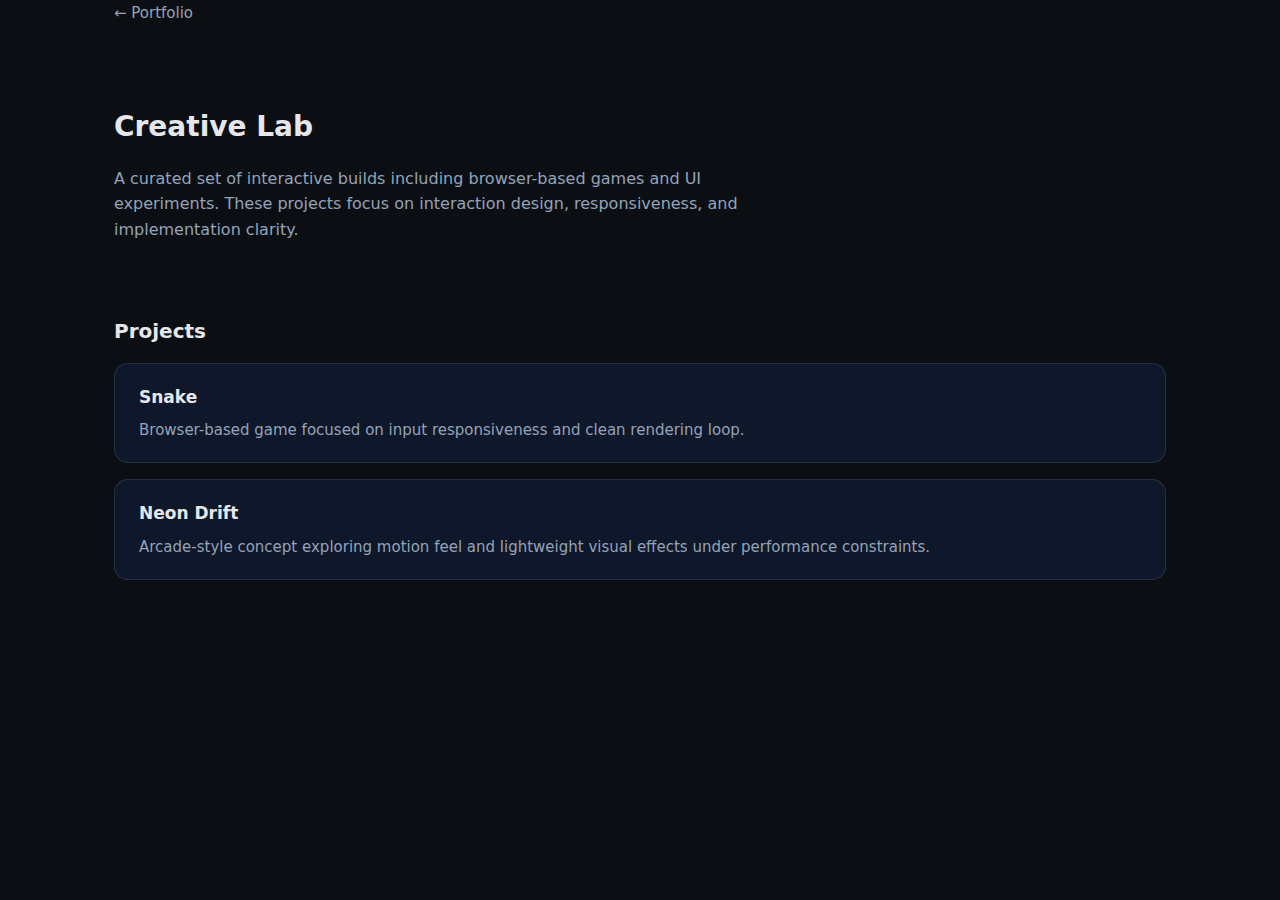
<file: src/lab/index.html>
<!DOCTYPE html>
<html lang="en">
<head>
  <meta charset="utf-8" />
  <meta name="viewport" content="width=device-width, initial-scale=1" />
  <title>Creative Lab — Joseph Kano</title>
  <meta name="description" content="Interactive builds: browser games and UI experiments. Interaction design and implementation clarity." />
  <style>
    :root {
      --bg-primary: #0b0f14;
      --bg-secondary: #101826;
      --surface: #0f172a;
      --text-primary: #e5e7eb;
      --text-secondary: #94a3b8;
      --accent: #3b82f6;
      --border: rgba(148, 163, 184, 0.18);
      --max-width: 1100px;
      --section-py: 72px;
      --gap: 24px;
      --radius: 14px;
      --font: Inter, system-ui, -apple-system, "Segoe UI", Roboto, Arial, sans-serif;
    }
    *, *::before, *::after { box-sizing: border-box; }
    body { margin: 0; font-family: var(--font); font-size: 16px; line-height: 1.6; background: var(--bg-primary); color: var(--text-primary); }
    .wrap { max-width: var(--max-width); margin: 0 auto; padding: 0 24px; }
    .back { display: inline-block; margin-bottom: 32px; color: var(--text-secondary); text-decoration: none; font-size: 15px; }
    .back:hover { color: var(--accent); }
    h1 { font-size: 28px; font-weight: 600; margin: 0 0 16px; }
    h2 { font-size: 20px; font-weight: 600; margin: 32px 0 16px; color: var(--text-primary); }
    p { margin: 0 0 16px; color: var(--text-secondary); }
    a { color: var(--accent); text-decoration: none; }
    a:hover { text-decoration: underline; }
    .lab-intro { padding-top: 48px; padding-bottom: 24px; max-width: 640px; }
    .lab-list { list-style: none; padding: 0; margin: 0; }
    .lab-list li { margin-bottom: 16px; }
    .lab-list a {
      display: block;
      padding: 20px 24px;
      background: var(--surface);
      border: 1px solid var(--border);
      border-radius: var(--radius);
      color: var(--text-primary);
      text-decoration: none;
      transition: border-color 0.15s ease;
    }
    .lab-list a:hover { border-color: var(--accent); text-decoration: none; }
    .lab-list strong { display: block; font-size: 17px; margin-bottom: 6px; }
    .lab-list span { font-size: 15px; color: var(--text-secondary); }
  </style>
</head>
<body>
  <div class="wrap">
    <a href="/" class="back">← Portfolio</a>

    <section class="lab-intro">
      <h1>Creative Lab</h1>
      <p>A curated set of interactive builds including browser-based games and UI experiments. These projects focus on interaction design, responsiveness, and implementation clarity.</p>
    </section>

    <section>
      <h2>Projects</h2>
      <ul class="lab-list">
        <li>
          <a href="/lab/snake.html">
            <strong>Snake</strong>
            <span>Browser-based game focused on input responsiveness and clean rendering loop.</span>
          </a>
        </li>
        <li>
          <a href="/lab/neon-drift.html">
            <strong>Neon Drift</strong>
            <span>Arcade-style concept exploring motion feel and lightweight visual effects under performance constraints.</span>
          </a>
        </li>
      </ul>
    </section>
  </div>
</body>
</html>
</file>
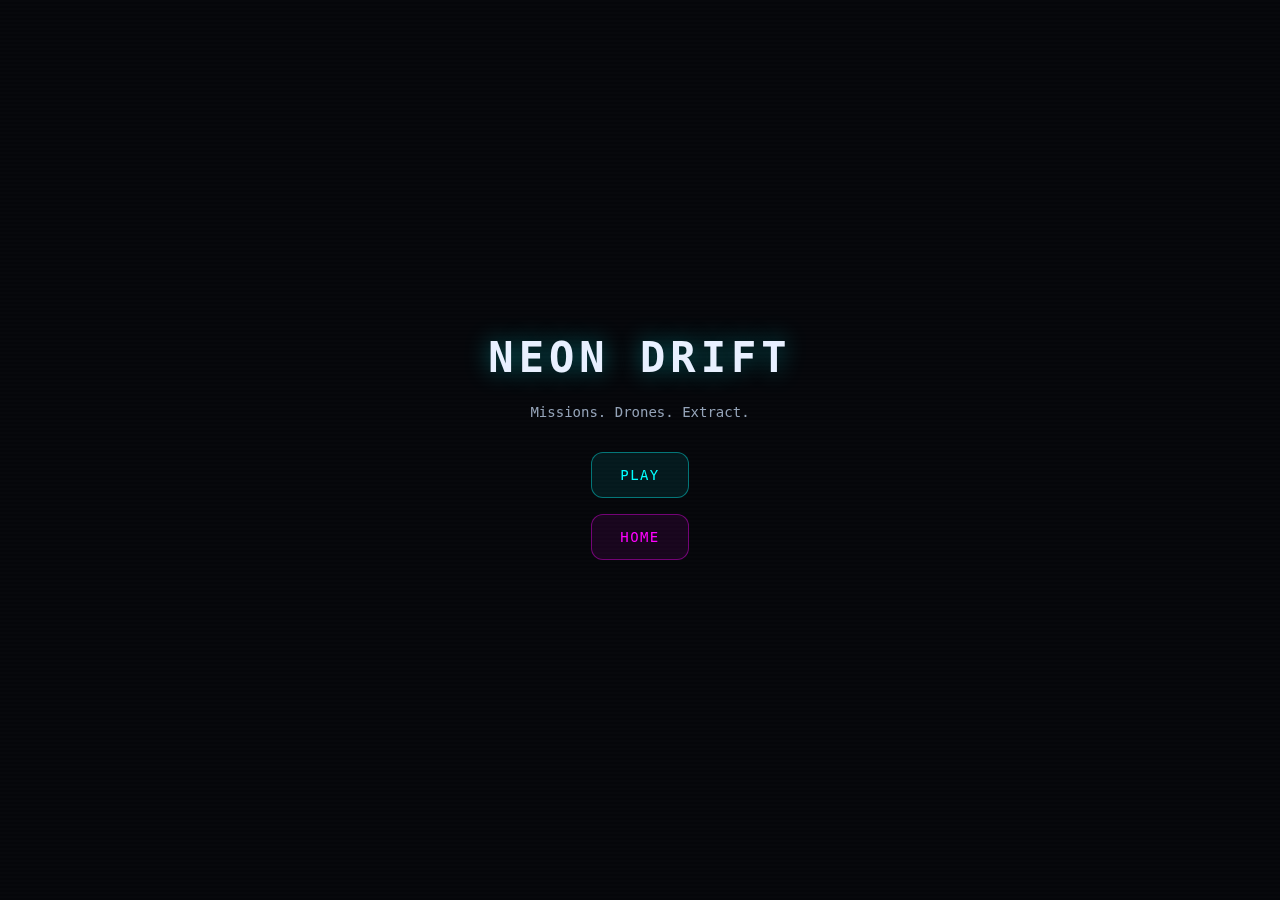
<file: src/game.html>
<!doctype html>
<html lang="en">
<head>
  <meta charset="utf-8" />
  <meta name="viewport" content="width=device-width,initial-scale=1,maximum-scale=1,user-scalable=no" />
  <title>Neon Drift — j-kano.site</title>
  <style>
    :root{--bg:#05060b;--cyan:#00ffff;--pink:#ff00ff;--green:#00ff88;--orange:#ff8800;--text:#e8f0ff;--muted:#94a3b8}
    *{box-sizing:border-box;touch-action:none;-webkit-user-select:none;user-select:none}
    html,body{height:100%;margin:0;overflow:hidden}
    body{background:radial-gradient(900px 600px at 20% 20%, rgba(0,255,255,.08), transparent 55%),
                radial-gradient(900px 600px at 80% 30%, rgba(255,0,255,.06), transparent 55%),var(--bg);
        color:var(--text);font-family:ui-monospace,Menlo,Consolas,monospace}
    #scanlines{pointer-events:none;position:fixed;inset:0;background:linear-gradient(to bottom,rgba(255,255,255,.02) 50%,transparent 50%);background-size:100% 4px;opacity:.4;z-index:100}
    #c{display:block;width:100%;height:100%;background:var(--bg)}
    #ui{position:fixed;inset:0;pointer-events:none;z-index:50;display:flex;flex-direction:column}
    #ui>*{pointer-events:auto}
    .screen{position:absolute;inset:0;display:flex;flex-direction:column;align-items:center;justify-content:center;padding:20px;background:rgba(5,6,11,.92);pointer-events:auto}
    .screen.hide{display:none}
    .screen h1{margin:0 0 8px;font-size:clamp(24px,5vw,42px);letter-spacing:.12em;text-transform:uppercase;text-shadow:0 0 24px rgba(0,255,255,.4)}
    .screen .sub{color:var(--muted);font-size:14px;margin-bottom:24px}
    .btn{padding:14px 28px;margin:8px;border:1px solid rgba(0,255,255,.4);background:rgba(0,255,255,.08);color:var(--cyan);
         font-family:inherit;font-size:14px;letter-spacing:.1em;text-transform:uppercase;border-radius:12px;cursor:pointer}
    .btn:hover{background:rgba(0,255,255,.15);box-shadow:0 0 20px rgba(0,255,255,.2)}
    .btn.pink{border-color:rgba(255,0,255,.4);background:rgba(255,0,255,.08);color:var(--pink)}
    .chars,.missions{display:flex;flex-wrap:wrap;gap:12px;justify-content:center;max-width:520px}
    .charCard,.missionCard{padding:16px 20px;border:1px solid rgba(255,255,255,.12);border-radius:12px;background:rgba(0,0,0,.3);cursor:pointer;min-width:140px;text-align:center}
    .charCard:hover,.charCard.sel,.missionCard:hover,.missionCard.sel{border-color:var(--cyan);box-shadow:0 0 16px rgba(0,255,255,.2)}
    .charCard.sel,.missionCard.sel{background:rgba(0,255,255,.08)}
    .charCard strong,.missionCard strong{display:block;margin-bottom:6px;font-size:14px}
    .charCard span,.missionCard span{font-size:12px;color:var(--muted)}
    #hud{display:flex;justify-content:space-between;align-items:center;padding:12px 16px;border-bottom:1px solid rgba(255,255,255,.08);background:rgba(0,0,0,.4)}
    #hud .l{display:flex;gap:16px;align-items:center;font-size:12px;color:var(--muted)}
    #hud b{color:var(--text)}
    #hud .alert{color:var(--orange);animation:blink 1s infinite}
    @keyframes blink{50%{opacity:.6}}
    #touch{position:fixed;bottom:20px;left:20px;width:120px;height:120px;border-radius:50%;border:2px solid rgba(255,255,255,.2);background:rgba(0,0,0,.3);pointer-events:auto;touch-action:none}
    #touch.shoot{left:auto;right:20px;background:rgba(255,0,255,.15);border-color:rgba(255,0,255,.4)}
    @media (min-width:769px){#touch,#touch.shoot{display:none}}
  </style>
</head>
<body>
  <div id="scanlines"></div>
  <canvas id="c"></canvas>
  <div id="ui">
    <div id="screen-title" class="screen">
      <h1>Neon Drift</h1>
      <p class="sub">Missions. Drones. Extract.</p>
      <button class="btn" id="btn-play">Play</button>
      <button class="btn pink" onclick="location.href='/'">Home</button>
    </div>
    <div id="screen-char" class="screen hide">
      <h1>Choose Runner</h1>
      <div class="chars" id="chars"></div>
      <button class="btn" id="btn-mission">Next</button>
    </div>
    <div id="screen-mission" class="screen hide">
      <h1>Mission</h1>
      <div class="missions" id="missions"></div>
      <button class="btn" id="btn-start">Launch</button>
    </div>
    <div id="screen-hud" class="screen hide" style="justify-content:flex-start;align-items:stretch;padding:0">
      <div id="hud">
        <div class="l"><span>HP <b id="hud-hp">100</b></span><span>Shards <b id="hud-shards">0</b></span><span id="hud-goal"></span></div>
        <div class="l"><span id="hud-alert" class="alert"></span></div>
      </div>
    </div>
    <div id="screen-pause" class="screen hide">
      <h1>Paused</h1>
      <button class="btn" id="btn-resume">Resume</button>
      <button class="btn pink" id="btn-quit">Quit</button>
    </div>
    <div id="screen-results" class="screen hide">
      <h1 id="results-title">Mission Complete</h1>
      <p class="sub" id="results-sub"></p>
      <button class="btn" id="btn-again">Again</button>
      <button class="btn pink" onclick="location.href='/'">Home</button>
    </div>
    <div id="touch" style="display:none" aria-label="Move stick"></div>
    <div id="touch-shoot" class="shoot" style="display:none" aria-label="Shoot"></div>
  </div>

<script>
(function(){
  const canvas = document.getElementById('c');
  const ctx = canvas.getContext('2d');
  let w, h, scale, offx, offy;

  function resize(){
    w = canvas.width = window.innerWidth;
    h = canvas.height = window.innerHeight;
    scale = Math.min(w, h) / 600;
    offx = (w - 600 * scale) / 2;
    offy = (h - 600 * scale) / 2;
  }
  window.addEventListener('resize', resize);
  resize();

  const CHAR_LIST = [
    { id: 'nova', name: 'Nova', ability: 'Dash' },
    { id: 'pulse', name: 'Pulse', ability: 'Shield' },
    { id: 'blitz', name: 'Blitz', ability: 'Double shot' },
    { id: 'flux', name: 'Flux', ability: 'Speed boost' }
  ];
  const MISSION_LIST = [
    { id: 'shards', name: 'Shard Run', goal: 'Collect 8 shards', target: 8, type: 'shards' },
    { id: 'survive', name: 'Survive', goal: 'Survive 45 seconds', target: 45, type: 'time' },
    { id: 'extract', name: 'Extraction', goal: 'Reach extraction zone', target: 1, type: 'extract' }
  ];

  let state = 'title';
  let charIndex = 0;
  let missionIndex = 0;
  let player = { x: 300, y: 300, vx: 0, vy: 0, hp: 100, maxHp: 100, r: 14, cooldown: 0, abilityCd: 0, invuln: 0 };
  let bullets = [];
  let enemies = [];
  let shards = [];
  let particles = [];
  let extraction = null;
  let missionStartTime = 0;
  let shardsCollected = 0;
  let keys = {};
  let touchMove = { x: 0, y: 0 };
  let alertText = '';
  let alertUntil = 0;

  function show(screenId){
    document.querySelectorAll('.screen').forEach(el => el.classList.add('hide'));
    const el = document.getElementById('screen-' + screenId);
    if (el) el.classList.remove('hide');
    state = screenId;
  }

  function setAlert(msg, sec){
    alertText = msg;
    alertUntil = performance.now() / 1000 + (sec || 2);
  }

  document.getElementById('btn-play').onclick = () => show('char');
  document.getElementById('btn-mission').onclick = () => show('mission');
  document.getElementById('btn-start').onclick = () => startMission();
  document.getElementById('btn-resume').onclick = () => show('hud');
  document.getElementById('btn-quit').onclick = () => { show('title'); };
  document.getElementById('btn-again').onclick = () => { show('char'); };

  document.getElementById('chars').innerHTML = CHAR_LIST.map((c, i) =>
    '<div class="charCard' + (i === 0 ? ' sel' : '') + '" data-i="' + i + '"><strong>' + c.name + '</strong><span>' + c.ability + '</span></div>'
  ).join('');
  document.querySelectorAll('.charCard').forEach(el => {
    el.onclick = () => {
      document.querySelectorAll('.charCard').forEach(c => c.classList.remove('sel'));
      el.classList.add('sel');
      charIndex = +el.dataset.i;
    };
  });

  document.getElementById('missions').innerHTML = MISSION_LIST.map((m, i) =>
    '<div class="missionCard' + (i === 0 ? ' sel' : '') + '" data-i="' + i + '"><strong>' + m.name + '</strong><span>' + m.goal + '</span></div>'
  ).join('');
  document.querySelectorAll('.missionCard').forEach(el => {
    el.onclick = () => {
      document.querySelectorAll('.missionCard').forEach(c => c.classList.remove('sel'));
      el.classList.add('sel');
      missionIndex = +el.dataset.i;
    };
  });

  function startMission(){
    const m = MISSION_LIST[missionIndex];
    player.x = 300; player.y = 300; player.vx = 0; player.vy = 0;
    player.hp = player.maxHp; player.cooldown = 0; player.abilityCd = 0; player.invuln = 60;
    bullets = []; enemies = []; shards = []; particles = []; extraction = null;
    shardsCollected = 0;
    missionStartTime = performance.now() / 1000;
    document.getElementById('hud-hp').textContent = player.hp;
    document.getElementById('hud-shards').textContent = '0';
    document.getElementById('hud-goal').textContent = m.goal;
    document.getElementById('hud-alert').textContent = '';
    if (m.type === 'shards') {
      for (let i = 0; i < 12; i++) spawnShard();
    } else if (m.type === 'time' || m.type === 'extract') {
      for (let i = 0; i < 6; i++) spawnShard();
    }
    setAlert('Go.', 1);
    show('hud');
    if (m.type === 'extract') {
      setTimeout(() => {
        extraction = { x: 300, y: 80, r: 40 };
        setAlert('Extraction zone open!', 3);
      }, 3000);
    }
    spawnEnemy();
    loop();
  }

  function spawnShard(){
    shards.push({
      x: 80 + Math.random() * 440,
      y: 80 + Math.random() * 440,
      r: 8
    });
  }
  function spawnEnemy(){
    const side = Math.floor(Math.random() * 4);
    let x, y;
    if (side === 0) { x = -20; y = 100 + Math.random() * 400; }
    else if (side === 1) { x = 620; y = 100 + Math.random() * 400; }
    else if (side === 2) { x = 100 + Math.random() * 400; y = -20; }
    else { x = 100 + Math.random() * 400; y = 620; }
    enemies.push({
      x, y,
      vx: 0, vy: 0,
      r: 16,
      hp: 2,
      cooldown: 0,
      speed: 0.8 + Math.random() * 0.6
    });
  }
  function hitCircle(a, b, ar, br){
    const d = (a.x - b.x) ** 2 + (a.y - b.y) ** 2;
    return d <= (ar + br) ** 2;
  }

  let lastSpawn = 0;
  function loop(){
    if (state !== 'hud') return;
    const t = performance.now() / 1000;
    const dt = Math.min(1/30, 0.03);
    const m = MISSION_LIST[missionIndex];

    if (t - lastSpawn > 2.5) { spawnEnemy(); lastSpawn = t; }

    const ax = (keys['KeyD'] || keys['ArrowRight'] ? 1 : 0) - (keys['KeyA'] || keys['ArrowLeft'] ? 1 : 0) + touchMove.x;
    const ay = (keys['KeyS'] || keys['ArrowDown'] ? 1 : 0) - (keys['KeyW'] || keys['ArrowUp'] ? 1 : 0) + touchMove.y;
    const sp = 220 * (charIndex === 3 ? 1.25 : 1);
    if (ax !== 0 || ay !== 0) {
      const len = Math.hypot(ax, ay) || 1;
      player.vx = (ax / len) * sp * dt;
      player.vy = (ay / len) * sp * dt;
    } else {
      player.vx *= 0.85;
      player.vy *= 0.85;
    }
    player.x += player.vx; player.y += player.vy;
    player.x = Math.max(20, Math.min(580, player.x));
    player.y = Math.max(20, Math.min(580, player.y));

    if (player.cooldown > 0) player.cooldown--;
    if (player.abilityCd > 0) player.abilityCd--;
    if (player.invuln > 0) player.invuln--;

    if (keys[' '] || keys['KeyE']) {
      if (player.cooldown <= 0) {
        const dir = Math.atan2(ay || -1, ax || 0);
        bullets.push({ x: player.x, y: player.y, vx: Math.cos(dir) * 420, vy: Math.sin(dir) * 420, life: 0.6 });
        if (charIndex === 2) bullets.push({ x: player.x, y: player.y, vx: Math.cos(dir + 0.15) * 380, vy: Math.sin(dir + 0.15) * 380, life: 0.5 });
        player.cooldown = 12;
      }
    }

    bullets.forEach(b => { b.x += b.vx * dt; b.y += b.vy * dt; b.life -= dt; });
    bullets = bullets.filter(b => b.life > 0 && b.x > -20 && b.x < 620 && b.y > -20 && b.y < 620);

    enemies.forEach(e => {
      const dx = player.x - e.x, dy = player.y - e.y;
      const dist = Math.hypot(dx, dy) || 1;
      e.vx = (dx / dist) * e.speed * 80 * dt;
      e.vy = (dy / dist) * e.speed * 80 * dt;
      e.x += e.vx; e.y += e.vy;
      e.cooldown--;
      bullets.forEach(b => {
        if (hitCircle(e, b, e.r, 4)) { e.hp--; b.life = 0; particles.push({ x: e.x, y: e.y, life: 0.2 }); }
      });
      if (hitCircle(player, e, player.r, e.r) && player.invuln <= 0) {
        player.hp -= 15;
        player.invuln = 30;
        document.getElementById('hud-hp').textContent = Math.max(0, player.hp);
        if (player.hp <= 0) endMission(false);
      }
    });
    enemies = enemies.filter(e => {
      if (e.hp <= 0) { particles.push({ x: e.x, y: e.y, life: 0.3 }); return false; }
      return true;
    });

    shards.forEach((s, i) => {
      if (hitCircle(player, s, player.r, s.r)) {
        shards.splice(i, 1);
        shardsCollected++;
        document.getElementById('hud-shards').textContent = shardsCollected;
        if (m.type === 'shards' && shardsCollected >= m.target) endMission(true);
      }
    });

    if (extraction && hitCircle(player, extraction, player.r, extraction.r)) endMission(true);
    if (m.type === 'time' && t - missionStartTime >= m.target) endMission(true);

    document.getElementById('hud-alert').textContent = t < alertUntil ? alertText : '';

    particles.forEach(p => { p.life -= dt; });
    particles = particles.filter(p => p.life > 0);

    draw();
    requestAnimationFrame(loop);
  }

  function draw(){
    ctx.save();
    ctx.setTransform(1, 0, 0, 1, 0, 0);
    ctx.fillStyle = '#05060b';
    ctx.fillRect(0, 0, w, h);
    ctx.restore();

    ctx.save();
    ctx.translate(offx, offy);
    ctx.scale(scale, scale);

    ctx.strokeStyle = 'rgba(0,255,255,.06)';
    ctx.lineWidth = 1;
    for (let i = 0; i <= 600; i += 40) {
      ctx.beginPath(); ctx.moveTo(i, 0); ctx.lineTo(i, 600); ctx.stroke();
      ctx.beginPath(); ctx.moveTo(0, i); ctx.lineTo(600, i); ctx.stroke();
    }

    shards.forEach(s => {
      ctx.fillStyle = '#00ff88';
      ctx.shadowColor = 'rgba(0,255,136,.6)';
      ctx.shadowBlur = 12;
      ctx.beginPath(); ctx.arc(s.x, s.y, s.r, 0, Math.PI * 2); ctx.fill();
      ctx.shadowBlur = 0;
    });

    if (extraction) {
      ctx.strokeStyle = 'rgba(0,255,255,.5)';
      ctx.lineWidth = 2;
      ctx.setLineDash([8, 8]);
      ctx.beginPath(); ctx.arc(extraction.x, extraction.y, extraction.r, 0, Math.PI * 2); ctx.stroke();
      ctx.setLineDash([]);
    }

    enemies.forEach(e => {
      ctx.fillStyle = '#ff4466';
      ctx.shadowColor = 'rgba(255,68,102,.5)';
      ctx.shadowBlur = 10;
      ctx.beginPath(); ctx.arc(e.x, e.y, e.r, 0, Math.PI * 2); ctx.fill();
      ctx.shadowBlur = 0;
    });

    bullets.forEach(b => {
      ctx.fillStyle = '#00ffff';
      ctx.beginPath(); ctx.arc(b.x, b.y, 4, 0, Math.PI * 2); ctx.fill();
    });

    particles.forEach(p => {
      ctx.fillStyle = 'rgba(255,200,100,.8)';
      ctx.globalAlpha = p.life / 0.3;
      ctx.beginPath(); ctx.arc(p.x, p.y, 6, 0, Math.PI * 2); ctx.fill();
      ctx.globalAlpha = 1;
    });

    const inv = player.invuln > 0 && Math.floor(player.invuln / 4) % 2 === 0;
    ctx.fillStyle = inv ? 'rgba(255,255,255,.4)' : '#00ffff';
    ctx.shadowColor = 'rgba(0,255,255,.6)';
    ctx.shadowBlur = 14;
    ctx.beginPath(); ctx.arc(player.x, player.y, player.r, 0, Math.PI * 2); ctx.fill();
    ctx.shadowBlur = 0;

    ctx.restore();
  }

  function endMission(won){
    state = 'dead';
    document.getElementById('results-title').textContent = won ? 'Mission Complete' : 'Destroyed';
    document.getElementById('results-sub').textContent = won
      ? 'Shards: ' + shardsCollected + ' · Well run.'
      : 'Try again.';
    show('results');
  }

  window.addEventListener('keydown', e => {
    keys[e.code] = true;
    if (e.code === 'Escape') {
      if (state === 'hud') show('pause');
      e.preventDefault();
    }
  });
  window.addEventListener('keyup', e => { keys[e.code] = false; });

  const touchEl = document.getElementById('touch');
  const shootEl = document.getElementById('touch-shoot');
  if (window.matchMedia('(max-width:768px)').matches) {
    touchEl.style.display = 'block';
    if (shootEl) shootEl.style.display = 'block';
  }
  let touchId = null, shootId = null;
  document.addEventListener('pointerdown', e => {
    if (e.target === touchEl && touchId === null) {
      touchId = e.pointerId;
      touchEl.dataset.ox = e.clientX;
      touchEl.dataset.oy = e.clientY;
    }
    if (e.target === shootEl) shootId = e.pointerId;
  }, true);
  document.addEventListener('pointermove', e => {
    if (e.pointerId === touchId && touchEl.dataset.ox) {
      const dx = (e.clientX - +touchEl.dataset.ox) / 80;
      const dy = (e.clientY - +touchEl.dataset.oy) / 80;
      touchMove.x = Math.max(-1, Math.min(1, dx));
      touchMove.y = Math.max(-1, Math.min(1, dy));
    }
  }, true);
  document.addEventListener('pointerup', e => {
    if (e.pointerId === touchId) { touchId = null; touchMove.x = 0; touchMove.y = 0; }
    if (e.pointerId === shootId) { shootId = null; keys[' '] = false; }
  }, true);
  document.addEventListener('pointercancel', e => {
    if (e.pointerId === touchId) { touchId = null; touchMove.x = 0; touchMove.y = 0; }
  }, true);
  if (shootEl) {
    shootEl.addEventListener('pointerdown', e => { keys[' '] = true; e.preventDefault(); });
    shootEl.addEventListener('pointerup', e => { keys[' '] = false; });
    shootEl.addEventListener('pointerleave', e => { keys[' '] = false; });
  }
})();
</script>
</body>
</html>
</file>
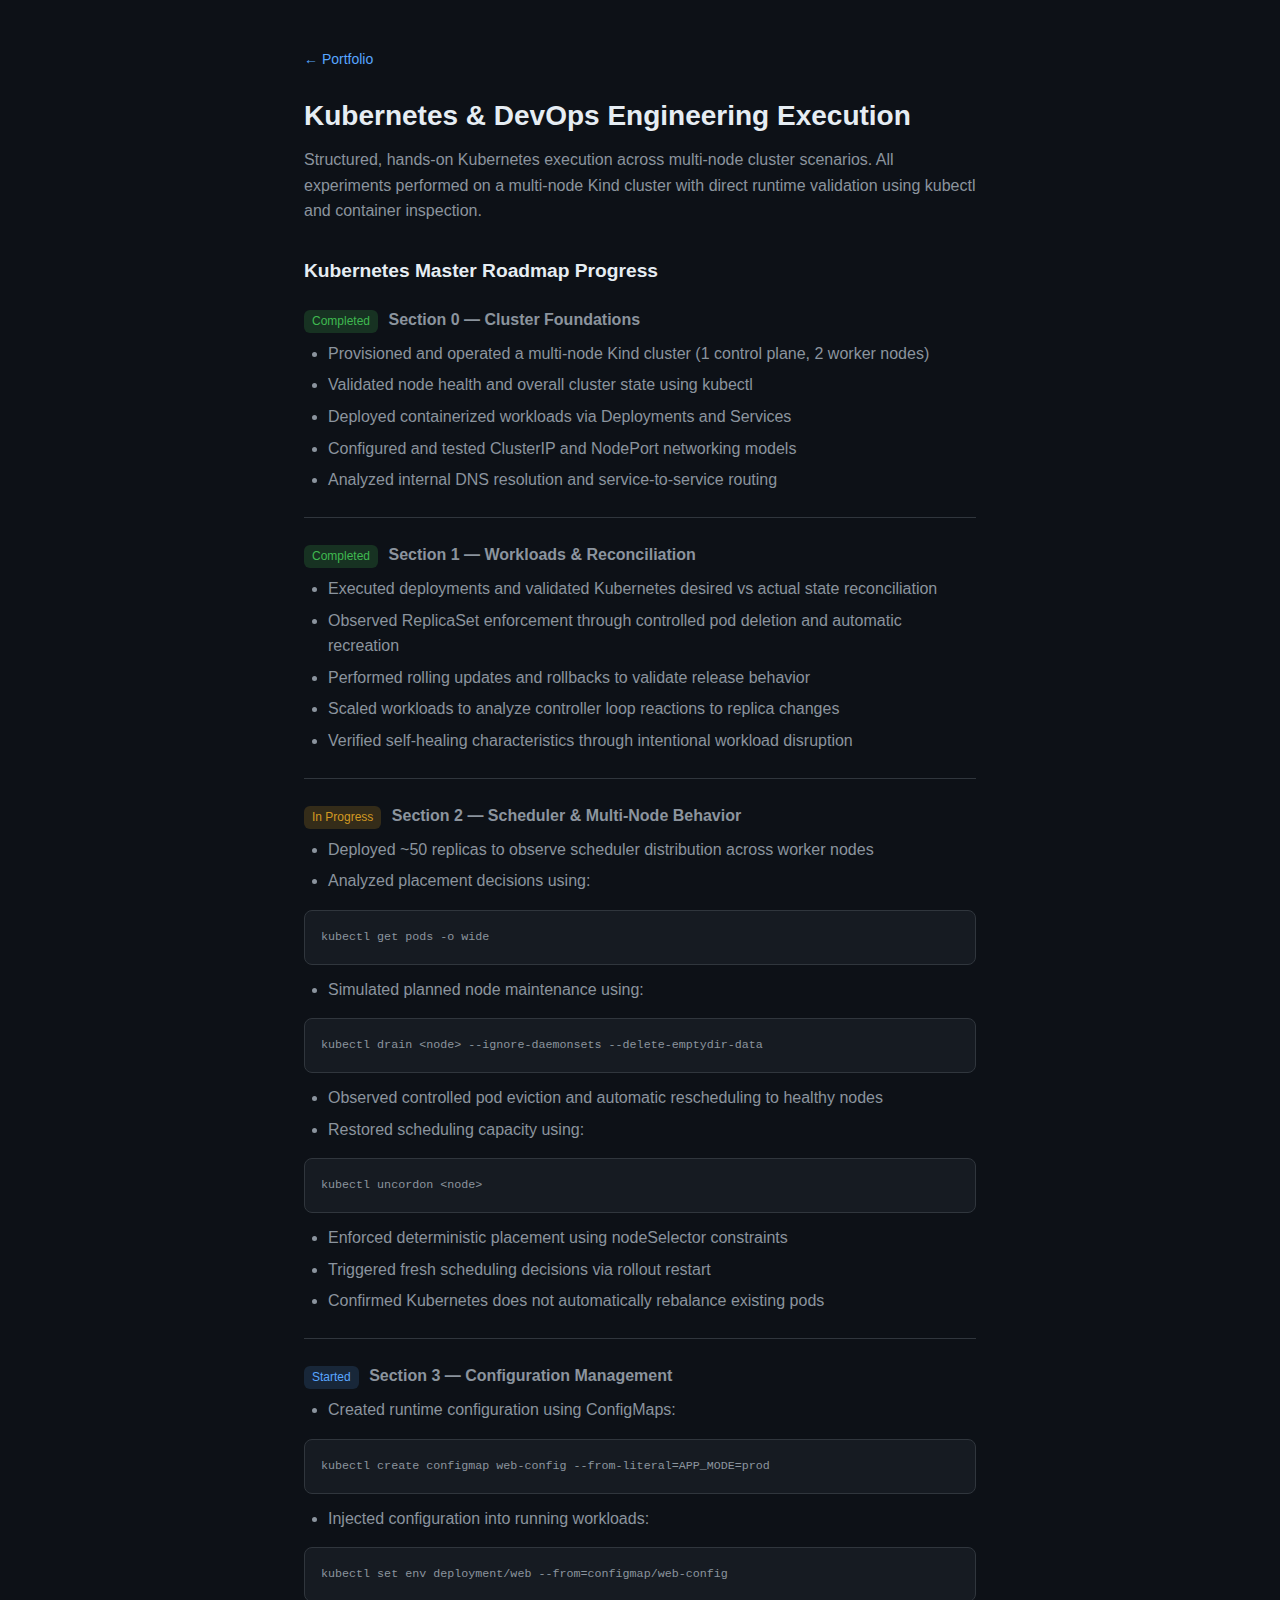
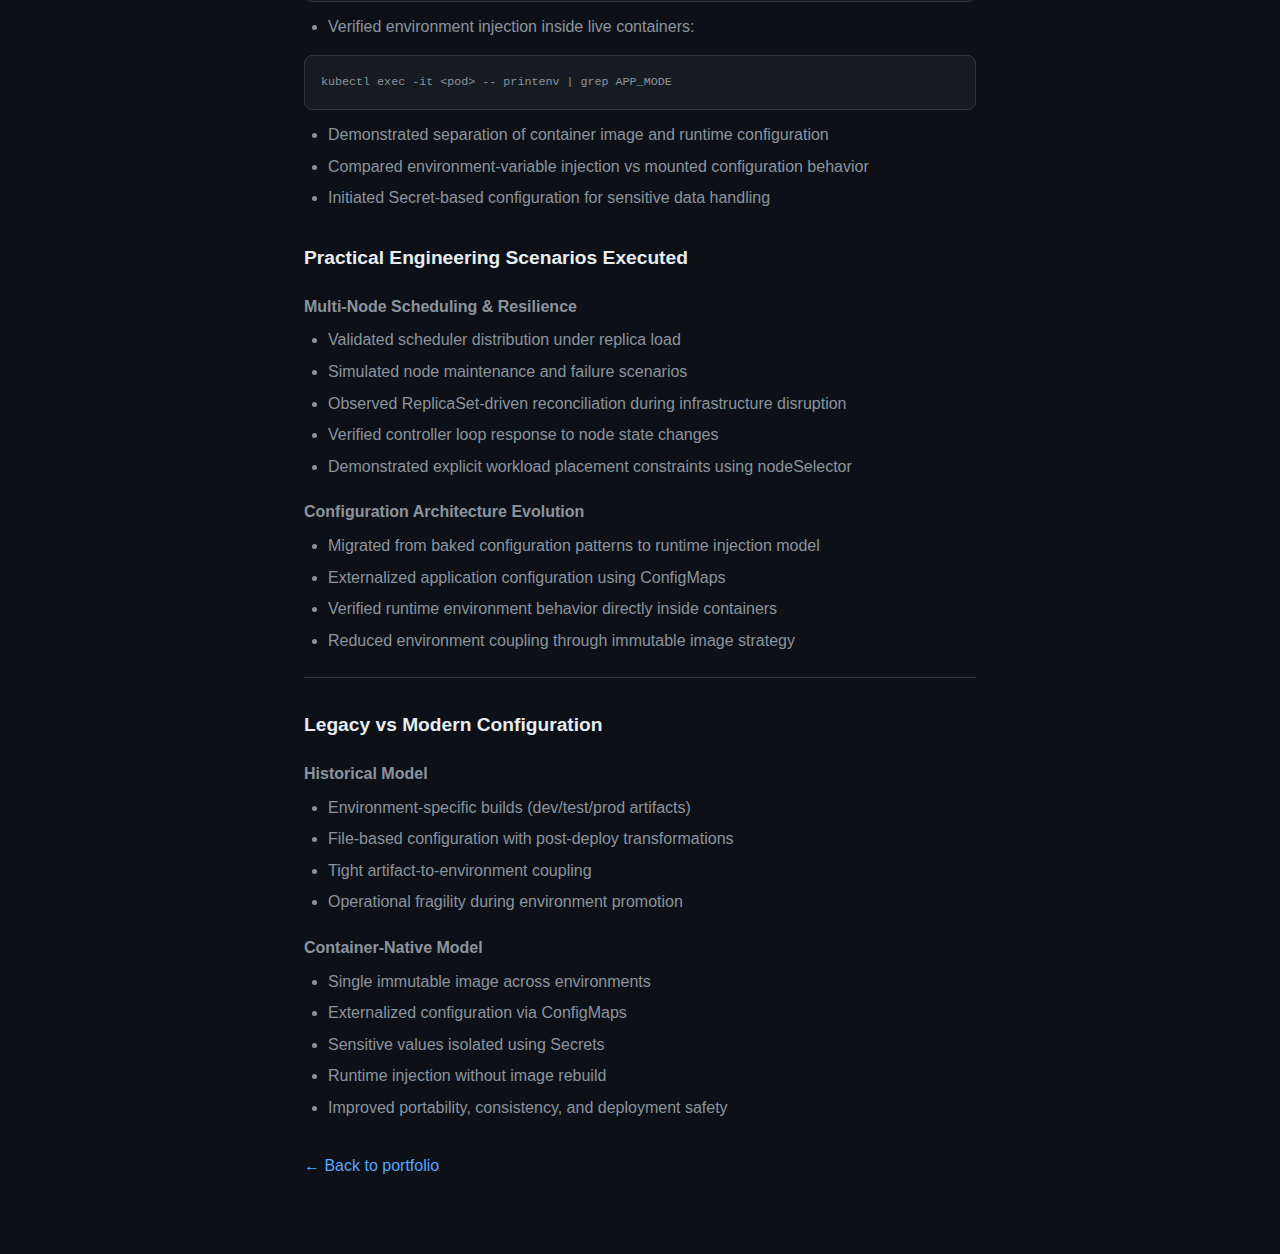
<file: src/kubernetes.html>
<!DOCTYPE html>
<html lang="en">
<head>
  <meta charset="utf-8" />
  <meta name="viewport" content="width=device-width, initial-scale=1" />
  <title>Kubernetes & DevOps Engineering — Joseph Kano</title>
  <meta name="description" content="Hands-on Kubernetes execution: cluster foundations, workloads, scheduler, configuration management." />
  <style>
    :root { --bg: #0d1117; --surface: #161b22; --border: #30363d; --text: #e6edf3; --muted: #8b949e; --accent: #58a6ff; --green: #3fb950; --yellow: #d29922; }
    * { box-sizing: border-box; }
    body { margin: 0; font-family: -apple-system, BlinkMacSystemFont, "Segoe UI", Helvetica, Arial, sans-serif; background: var(--bg); color: var(--text); line-height: 1.6; font-size: 16px; }
    .wrap { max-width: 720px; margin: 0 auto; padding: 48px 24px 64px; }
    h1 { font-size: 1.75rem; font-weight: 700; margin: 0 0 8px; }
    h2 { font-size: 1.2rem; font-weight: 600; margin: 32px 0 12px; color: var(--text); }
    h3 { font-size: 1rem; font-weight: 600; margin: 20px 0 8px; color: var(--muted); }
    p { margin: 0 0 12px; color: var(--muted); }
    a { color: var(--accent); text-decoration: none; }
    a:hover { text-decoration: underline; }
    ul { margin: 0 0 16px; padding-left: 1.5em; color: var(--muted); }
    li { margin-bottom: 6px; }
    hr { border: 0; border-top: 1px solid var(--border); margin: 24px 0; }
    .nav { margin-bottom: 24px; font-size: 14px; }
    .badge { display: inline-block; padding: 2px 8px; border-radius: 6px; font-size: 12px; font-weight: 500; margin-right: 6px; }
    .badge-done { background: rgba(63, 185, 80, .2); color: var(--green); }
    .badge-progress { background: rgba(210, 153, 34, .2); color: var(--yellow); }
    .badge-start { background: rgba(88, 166, 255, .15); color: var(--accent); }
    pre { background: var(--surface); border: 1px solid var(--border); border-radius: 8px; padding: 16px; overflow-x: auto; font-size: 13px; color: var(--muted); margin: 12px 0; }
    code { font-family: ui-monospace, monospace; font-size: 0.9em; }
  </style>
</head>
<body>
  <div class="wrap">
    <nav class="nav"><a href="/">← Portfolio</a></nav>

    <h1>Kubernetes & DevOps Engineering Execution</h1>
    <p>Structured, hands-on Kubernetes execution across multi-node cluster scenarios. All experiments performed on a multi-node Kind cluster with direct runtime validation using kubectl and container inspection.</p>

    <h2>Kubernetes Master Roadmap Progress</h2>

    <h3><span class="badge badge-done">Completed</span> Section 0 — Cluster Foundations</h3>
    <ul>
      <li>Provisioned and operated a multi-node Kind cluster (1 control plane, 2 worker nodes)</li>
      <li>Validated node health and overall cluster state using kubectl</li>
      <li>Deployed containerized workloads via Deployments and Services</li>
      <li>Configured and tested ClusterIP and NodePort networking models</li>
      <li>Analyzed internal DNS resolution and service-to-service routing</li>
    </ul>

    <hr />

    <h3><span class="badge badge-done">Completed</span> Section 1 — Workloads & Reconciliation</h3>
    <ul>
      <li>Executed deployments and validated Kubernetes desired vs actual state reconciliation</li>
      <li>Observed ReplicaSet enforcement through controlled pod deletion and automatic recreation</li>
      <li>Performed rolling updates and rollbacks to validate release behavior</li>
      <li>Scaled workloads to analyze controller loop reactions to replica changes</li>
      <li>Verified self-healing characteristics through intentional workload disruption</li>
    </ul>

    <hr />

    <h3><span class="badge badge-progress">In Progress</span> Section 2 — Scheduler & Multi-Node Behavior</h3>
    <ul>
      <li>Deployed ~50 replicas to observe scheduler distribution across worker nodes</li>
      <li>Analyzed placement decisions using:</li>
    </ul>
    <pre><code>kubectl get pods -o wide</code></pre>
    <ul>
      <li>Simulated planned node maintenance using:</li>
    </ul>
    <pre><code>kubectl drain &lt;node&gt; --ignore-daemonsets --delete-emptydir-data</code></pre>
    <ul>
      <li>Observed controlled pod eviction and automatic rescheduling to healthy nodes</li>
      <li>Restored scheduling capacity using:</li>
    </ul>
    <pre><code>kubectl uncordon &lt;node&gt;</code></pre>
    <ul>
      <li>Enforced deterministic placement using nodeSelector constraints</li>
      <li>Triggered fresh scheduling decisions via rollout restart</li>
      <li>Confirmed Kubernetes does not automatically rebalance existing pods</li>
    </ul>

    <hr />

    <h3><span class="badge badge-start">Started</span> Section 3 — Configuration Management</h3>
    <ul>
      <li>Created runtime configuration using ConfigMaps:</li>
    </ul>
    <pre><code>kubectl create configmap web-config --from-literal=APP_MODE=prod</code></pre>
    <ul>
      <li>Injected configuration into running workloads:</li>
    </ul>
    <pre><code>kubectl set env deployment/web --from=configmap/web-config</code></pre>
    <ul>
      <li>Verified environment injection inside live containers:</li>
    </ul>
    <pre><code>kubectl exec -it &lt;pod&gt; -- printenv | grep APP_MODE</code></pre>
    <ul>
      <li>Demonstrated separation of container image and runtime configuration</li>
      <li>Compared environment-variable injection vs mounted configuration behavior</li>
      <li>Initiated Secret-based configuration for sensitive data handling</li>
    </ul>

    <h2>Practical Engineering Scenarios Executed</h2>

    <h3>Multi-Node Scheduling & Resilience</h3>
    <ul>
      <li>Validated scheduler distribution under replica load</li>
      <li>Simulated node maintenance and failure scenarios</li>
      <li>Observed ReplicaSet-driven reconciliation during infrastructure disruption</li>
      <li>Verified controller loop response to node state changes</li>
      <li>Demonstrated explicit workload placement constraints using nodeSelector</li>
    </ul>

    <h3>Configuration Architecture Evolution</h3>
    <ul>
      <li>Migrated from baked configuration patterns to runtime injection model</li>
      <li>Externalized application configuration using ConfigMaps</li>
      <li>Verified runtime environment behavior directly inside containers</li>
      <li>Reduced environment coupling through immutable image strategy</li>
    </ul>

    <hr />

    <h2>Legacy vs Modern Configuration</h2>

    <h3>Historical Model</h3>
    <ul>
      <li>Environment-specific builds (dev/test/prod artifacts)</li>
      <li>File-based configuration with post-deploy transformations</li>
      <li>Tight artifact-to-environment coupling</li>
      <li>Operational fragility during environment promotion</li>
    </ul>

    <h3>Container-Native Model</h3>
    <ul>
      <li>Single immutable image across environments</li>
      <li>Externalized configuration via ConfigMaps</li>
      <li>Sensitive values isolated using Secrets</li>
      <li>Runtime injection without image rebuild</li>
      <li>Improved portability, consistency, and deployment safety</li>
    </ul>

    <p style="margin-top: 32px;"><a href="/">← Back to portfolio</a></p>
  </div>
</body>
</html>
</file>
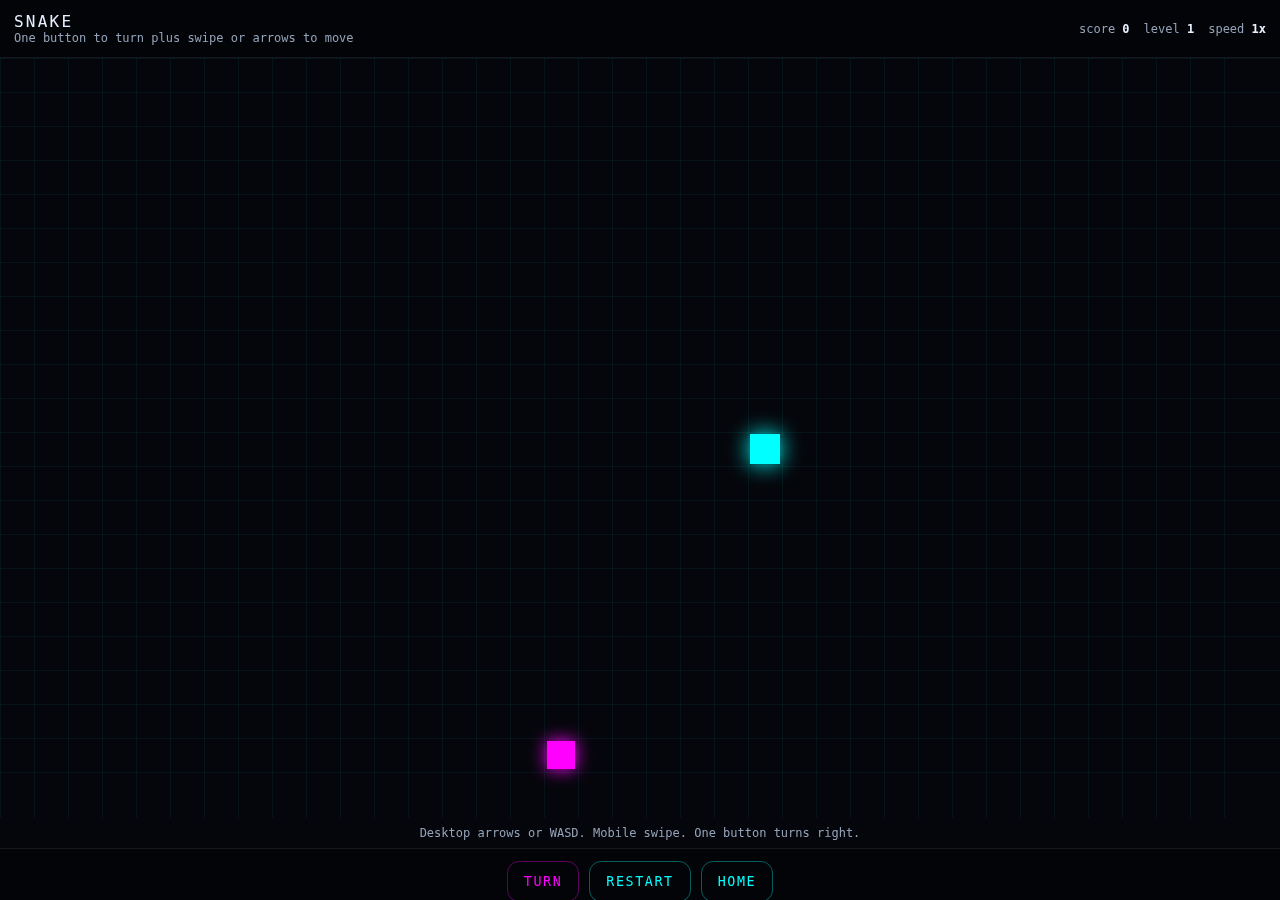
<file: src/snake.html>
<!doctype html>
<html lang="en">
<head>
  <meta charset="utf-8" />
  <meta name="viewport" content="width=device-width,initial-scale=1,maximum-scale=1,user-scalable=no" />
  <title>Snake</title>
  <style>
    :root{--bg:#05060b;--cyan:#00ffff;--pink:#ff00ff;--green:#00ff88;--text:#e8f0ff;--muted:#94a3b8}
    *{box-sizing:border-box;touch-action:none;-webkit-user-select:none;user-select:none}
    body{margin:0;background:radial-gradient(900px 600px at 20% 20%, rgba(0,255,255,.10), transparent 55%),
                    radial-gradient(900px 600px at 80% 30%, rgba(255,0,255,.08), transparent 55%),var(--bg);
         color:var(--text);font-family:ui-monospace, Menlo, Consolas, monospace;overflow:hidden}
    #wrap{position:fixed;inset:0;display:flex;flex-direction:column}
    header{display:flex;justify-content:space-between;align-items:center;padding:12px 14px;border-bottom:1px solid rgba(255,255,255,.08);background:rgba(0,0,0,.25)}
    .title{letter-spacing:.14em;text-transform:uppercase}
    .sub{color:var(--muted);font-size:12px}
    #hud{display:flex;gap:14px;align-items:center;color:var(--muted);font-size:12px}
    #hud b{color:var(--text)}
    canvas{flex:1;display:block}
    #controls{display:flex;gap:10px;justify-content:center;align-items:center;padding:12px;border-top:1px solid rgba(255,255,255,.08);background:rgba(0,0,0,.25)}
    button{padding:12px 16px;border:1px solid rgba(0,255,255,.35);background:transparent;color:var(--cyan);
           font-family:inherit;letter-spacing:.12em;text-transform:uppercase;border-radius:12px}
    button:active{transform:scale(.98)}
    #oneBtn{border-color:rgba(255,0,255,.35);color:var(--pink)}
    .hint{color:var(--muted);font-size:12px;text-align:center;padding:8px 14px}
  </style>
</head>
<body>
<div id="wrap">
  <header>
    <div>
      <div class="title">Snake</div>
      <div class="sub">One button to turn plus swipe or arrows to move</div>
    </div>
    <div id="hud">
      <div>score <b id="score">0</b></div>
      <div>level <b id="level">1</b></div>
      <div>speed <b id="speed">1x</b></div>
    </div>
  </header>

  <canvas id="c"></canvas>

  <div class="hint">Desktop arrows or WASD. Mobile swipe. One button turns right.</div>

  <div id="controls">
    <button id="oneBtn">Turn</button>
    <button id="restartBtn">Restart</button>
    <button onclick="location.href='/'">Home</button>
  </div>
</div>

<script>
  const c = document.getElementById('c')
  const x = c.getContext('2d')

  function fit(){
    const dpr = devicePixelRatio || 1
    const w = innerWidth
    const h = innerHeight - 140
    c.width = Math.floor(w * dpr)
    c.height = Math.floor(h * dpr)
    c.style.width = w + 'px'
    c.style.height = h + 'px'
    x.setTransform(dpr,0,0,dpr,0,0)
  }
  addEventListener('resize', fit)
  fit()

  const uiScore = document.getElementById('score')
  const uiLevel = document.getElementById('level')
  const uiSpeed = document.getElementById('speed')

  let grid = 22
  let cell = 0
  let cols = 0
  let rows = 0

  function calcGrid(){
    const w = c.clientWidth
    const h = c.clientHeight
    cell = Math.floor(Math.min(w,h) / grid)
    cols = Math.floor(w / cell)
    rows = Math.floor(h / cell)
  }
  calcGrid()

  const DIRS = [
    {x:1,y:0},
    {x:0,y:1},
    {x:-1,y:0},
    {x:0,y:-1},
  ]

  let snake, dir, nextDir, food, score, level, tickMs, last, alive
  let turnClockwise = true

  function reset(){
    calcGrid()
    snake = [{x:Math.floor(cols/2), y:Math.floor(rows/2)}]
    dir = 0
    nextDir = 0
    score = 0
    level = 1
    tickMs = 140
    last = 0
    alive = true
    spawnFood()
    renderHud()
  }

  function renderHud(){
    uiScore.textContent = score
    uiLevel.textContent = level
    uiSpeed.textContent = (Math.round((140/tickMs)*10)/10) + 'x'
  }

  function spawnFood(){
    while(true){
      const fx = 1 + Math.floor(Math.random()*(cols-2))
      const fy = 1 + Math.floor(Math.random()*(rows-2))
      if(!snake.some(s=>s.x===fx && s.y===fy)){
        food = {x:fx,y:fy}
        return
      }
    }
  }

  function turn(){
    if(!alive) return
    nextDir = (dir + (turnClockwise ? 1 : 3)) % 4
  }

  function step(){
    dir = nextDir
    const head = snake[0]
    const d = DIRS[dir]
    const nx = head.x + d.x
    const ny = head.y + d.y

    if(nx<0 || ny<0 || nx>=cols || ny>=rows) { alive=false; return }
    if(snake.some((s,i)=>i && s.x===nx && s.y===ny)) { alive=false; return }

    snake.unshift({x:nx,y:ny})

    if(nx===food.x && ny===food.y){
      score += 10
      if(score % 50 === 0){
        level += 1
        tickMs = Math.max(60, tickMs - 10)
      }
      spawnFood()
      renderHud()
    } else {
      snake.pop()
    }
  }

  function draw(){
    const w = c.clientWidth
    const h = c.clientHeight

    x.clearRect(0,0,w,h)

    x.fillStyle = 'rgba(0,255,255,.06)'
    for(let i=0;i<cols;i++){
      x.fillRect(i*cell, 0, 1, h)
    }
    for(let j=0;j<rows;j++){
      x.fillRect(0, j*cell, w, 1)
    }

    x.fillStyle = '#ff00ff'
    x.shadowBlur = 18
    x.shadowColor = '#ff00ff'
    x.fillRect(food.x*cell+3, food.y*cell+3, cell-6, cell-6)
    x.shadowBlur = 0

    for(let i=0;i<snake.length;i++){
      const s = snake[i]
      x.fillStyle = i===0 ? '#00ffff' : '#00ff88'
      x.shadowBlur = i===0 ? 22 : 0
      x.shadowColor = '#00ffff'
      x.fillRect(s.x*cell+2, s.y*cell+2, cell-4, cell-4)
      x.shadowBlur = 0
    }

    if(!alive){
      x.fillStyle = 'rgba(0,0,0,.55)'
      x.fillRect(0,0,w,h)
      x.fillStyle = '#e8f0ff'
      x.textAlign = 'center'
      x.font = '700 22px ui-monospace, Menlo, Consolas, monospace'
      x.fillText('GAME OVER', w/2, h/2 - 10)
      x.font = '14px ui-monospace, Menlo, Consolas, monospace'
      x.fillStyle = '#94a3b8'
      x.fillText('Tap Restart', w/2, h/2 + 16)
    }
  }

  function loop(t){
    if(alive && t - last > tickMs){
      last = t
      step()
    }
    draw()
    requestAnimationFrame(loop)
  }

  document.getElementById('oneBtn').addEventListener('click', turn)
  document.getElementById('restartBtn').addEventListener('click', reset)

  addEventListener('keydown', e=>{
    const k = e.code
    if(k==='ArrowUp' || k==='KeyW') nextDir = 3
    if(k==='ArrowRight' || k==='KeyD') nextDir = 0
    if(k==='ArrowDown' || k==='KeyS') nextDir = 1
    if(k==='ArrowLeft' || k==='KeyA') nextDir = 2
    if(k==='Space') turn()
    if(k==='KeyR') reset()
  })

  let sx=0, sy=0
  c.addEventListener('touchstart', e=>{
    const t = e.touches[0]
    sx=t.clientX; sy=t.clientY
  }, {passive:true})
  c.addEventListener('touchend', e=>{
    const t = e.changedTouches[0]
    const dx=t.clientX-sx, dy=t.clientY-sy
    if(Math.abs(dx)+Math.abs(dy) < 18){ turn(); return }
    if(Math.abs(dx) > Math.abs(dy)){
      nextDir = dx>0 ? 0 : 2
    } else {
      nextDir = dy>0 ? 1 : 3
    }
  }, {passive:true})

  reset()
  requestAnimationFrame(loop)
</script>
</body>
</html>
</file>
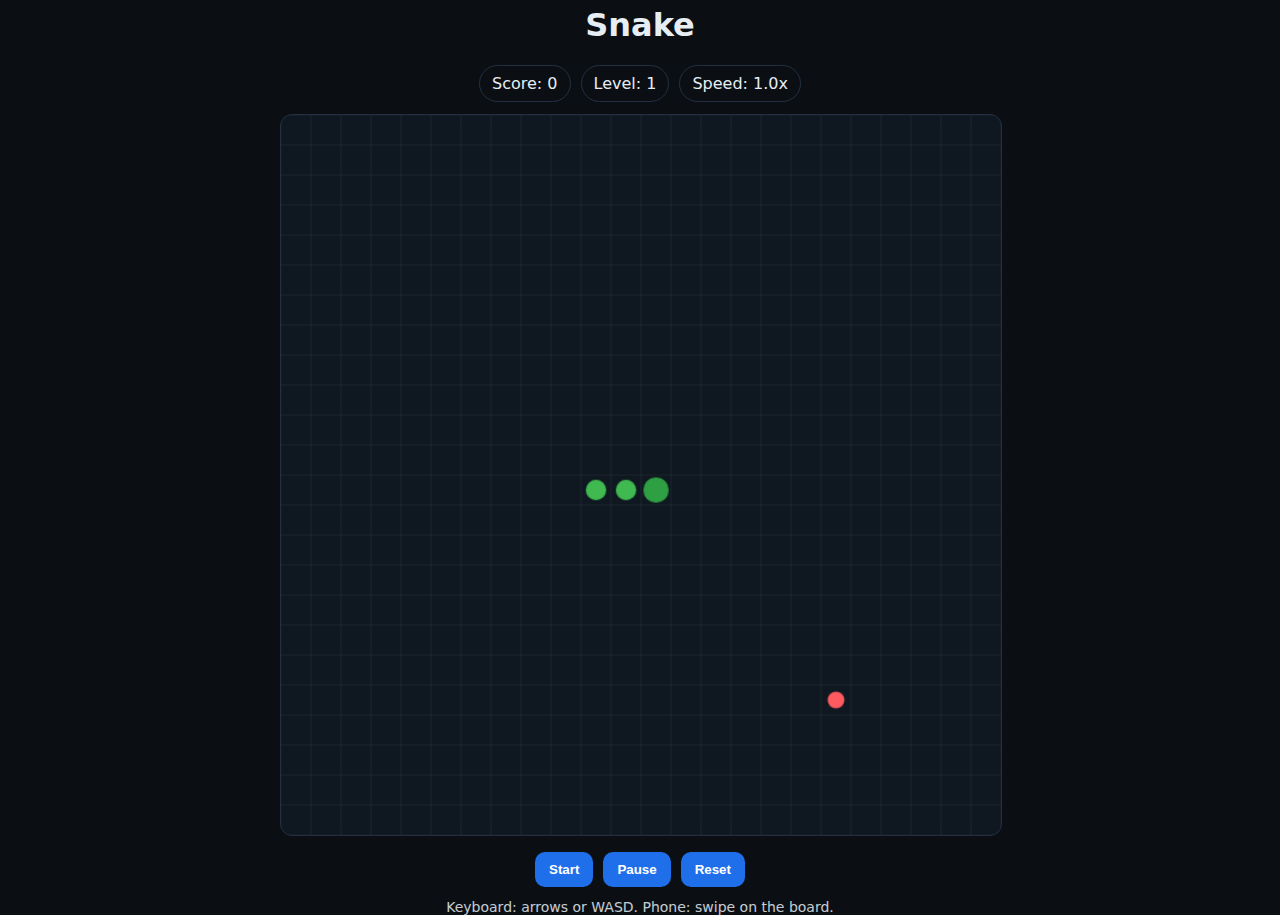
<file: nginx/site/game.html>
<!doctype html>
<html lang="en">
<head>
  <meta charset="utf-8" />
  <meta name="viewport" content="width=device-width,initial-scale=1,maximum-scale=1,user-scalable=no" />
  <title>Snake on j-kano.site</title>
  <style>
    html,body{height:100%;margin:0;font-family:system-ui,Arial}
    body{display:flex;align-items:center;justify-content:center;background:#0b0f14;color:#e6edf3}
    .wrap{width:min(720px,95vw);text-align:center}
    canvas{width:100%;height:auto;aspect-ratio:1/1;background:#0f1720;border:1px solid #223041;border-radius:12px;touch-action:none}
    .row{display:flex;gap:10px;flex-wrap:wrap;justify-content:center;margin:12px 0}
    button{background:#1f6feb;color:white;border:0;border-radius:10px;padding:10px 14px;font-weight:700}
    .pill{padding:8px 12px;border:1px solid #223041;border-radius:999px}
    .hint{opacity:.85;font-size:14px}
  </style>
</head>
<body>
  <div class="wrap">
    <h1>Snake</h1>
    <div class="row">
      <div class="pill">Score: <span id="score">0</span></div>
      <div class="pill">Level: <span id="level">1</span></div>
      <div class="pill">Speed: <span id="speed">1.0x</span></div>
    </div>
    <canvas id="c" width="600" height="600"></canvas>
    <div class="row">
      <button id="start">Start</button>
      <button id="pause">Pause</button>
      <button id="reset">Reset</button>
    </div>
    <div class="hint">Keyboard: arrows or WASD. Phone: swipe on the board.</div>
  </div>

<script>
(() => {
  const canvas = document.getElementById("c");
  const ctx = canvas.getContext("2d");
  const scoreEl = document.getElementById("score");
  const levelEl = document.getElementById("level");
  const speedEl = document.getElementById("speed");
  const btnStart = document.getElementById("start");
  const btnPause = document.getElementById("pause");
  const btnReset = document.getElementById("reset");

  const grid = 24;
  const cell = canvas.width / grid;

  let snake, dir, nextDir, food, score, level, tickMs, timer, running, paused;

  function randCell() {
    return { x: Math.floor(Math.random()*grid), y: Math.floor(Math.random()*grid) };
  }

  function same(a,b){ return a.x===b.x && a.y===b.y; }

  function placeFood() {
    let f;
    do {
      f = randCell();
    } while (snake.some(s => same(s, f)));
    food = f;
  }

  function setSpeed() {
    const base = 140;
    const mult = Math.max(0.55, 1 - (level-1)*0.06);
    tickMs = Math.round(base * mult);
    speedEl.textContent = (base / tickMs).toFixed(1) + "x";
  }

  function reset() {
    snake = [{x:12,y:12},{x:11,y:12},{x:10,y:12}];
    dir = {x:1,y:0};
    nextDir = dir;
    score = 0;
    level = 1;
    running = false;
    paused = false;
    scoreEl.textContent = score;
    levelEl.textContent = level;
    setSpeed();
    placeFood();
    draw();
  }

  function start() {
    if (running) return;
    running = true;
    paused = false;
    loop();
  }

  function togglePause() {
    if (!running) return;
    paused = !paused;
    if (!paused) loop();
  }

  function gameOver() {
    running = false;
    paused = false;
    clearTimeout(timer);
    timer = null;
    ctx.fillStyle = "rgba(0,0,0,.55)";
    ctx.fillRect(0,0,canvas.width,canvas.height);
    ctx.fillStyle = "#fff";
    ctx.font = "bold 36px system-ui";
    ctx.textAlign = "center";
    ctx.fillText("Game Over", canvas.width/2, canvas.height/2 - 10);
    ctx.font = "16px system-ui";
    ctx.fillText("Press Reset or Start", canvas.width/2, canvas.height/2 + 22);
  }

  function step() {
    if (!running || paused) return;

    dir = nextDir;

    const head = snake[0];
    const newHead = { x: head.x + dir.x, y: head.y + dir.y };

    if (newHead.x < 0 || newHead.x >= grid || newHead.y < 0 || newHead.y >= grid) {
      return gameOver();
    }

    if (snake.some((s, i) => i !== 0 && same(s, newHead))) {
      return gameOver();
    }

    snake.unshift(newHead);

    if (same(newHead, food)) {
      score += 10;
      scoreEl.textContent = score;

      const newLevel = 1 + Math.floor(score / 100);
      if (newLevel !== level) {
        level = newLevel;
        levelEl.textContent = level;
        setSpeed();
      }

      placeFood();
    } else {
      snake.pop();
    }

    draw();
  }

  function draw() {
    ctx.clearRect(0,0,canvas.width,canvas.height);

    ctx.strokeStyle = "rgba(255,255,255,.06)";
    for (let i=0;i<=grid;i++){
      ctx.beginPath(); ctx.moveTo(i*cell,0); ctx.lineTo(i*cell,canvas.height); ctx.stroke();
      ctx.beginPath(); ctx.moveTo(0,i*cell); ctx.lineTo(canvas.width,i*cell); ctx.stroke();
    }

    ctx.fillStyle = "#ff5a5f";
    ctx.beginPath();
    ctx.arc((food.x+0.5)*cell, (food.y+0.5)*cell, cell*0.28, 0, Math.PI*2);
    ctx.fill();

    for (let i=0;i<snake.length;i++){
      const s = snake[i];
      const pad = i===0 ? 2 : 4;
      const r = 10;
      ctx.fillStyle = i===0 ? "#2ea043" : "#3fb950";
      roundRect(ctx, s.x*cell+pad, s.y*cell+pad, cell-pad*2, cell-pad*2, r);
      ctx.fill();
    }
  }

  function roundRect(ctx,x,y,w,h,r){
    const rr = Math.min(r, w/2, h/2);
    ctx.beginPath();
    ctx.moveTo(x+rr,y);
    ctx.arcTo(x+w,y,x+w,y+h,rr);
    ctx.arcTo(x+w,y+h,x,y+h,rr);
    ctx.arcTo(x,y+h,x,y,rr);
    ctx.arcTo(x,y,x+w,y,rr);
    ctx.closePath();
  }

  function loop(){
    step();
    if (running && !paused) timer = setTimeout(loop, tickMs);
  }

  function setDir(nx, ny){
    if (dir.x === -nx && dir.y === -ny) return;
    nextDir = {x:nx,y:ny};
  }

  window.addEventListener("keydown", (e) => {
    const k = e.key.toLowerCase();
    if (k === "arrowup" || k === "w") setDir(0,-1);
    if (k === "arrowdown" || k === "s") setDir(0,1);
    if (k === "arrowleft" || k === "a") setDir(-1,0);
    if (k === "arrowright" || k === "d") setDir(1,0);
    if (k === " ") togglePause();
  });

  let touchStart = null;
  canvas.addEventListener("pointerdown", (e) => {
    canvas.setPointerCapture(e.pointerId);
    touchStart = { x: e.clientX, y: e.clientY };
  });
  canvas.addEventListener("pointerup", (e) => {
    if (!touchStart) return;
    const dx = e.clientX - touchStart.x;
    const dy = e.clientY - touchStart.y;
    touchStart = null;
    if (Math.abs(dx) < 18 && Math.abs(dy) < 18) return;
    if (Math.abs(dx) > Math.abs(dy)) setDir(dx>0 ? 1 : -1, 0);
    else setDir(0, dy>0 ? 1 : -1);
  });

  btnStart.addEventListener("click", start);
  btnPause.addEventListener("click", togglePause);
  btnReset.addEventListener("click", () => { reset(); start(); });

  reset();
})();
</script>
</body>
</html>
</file>
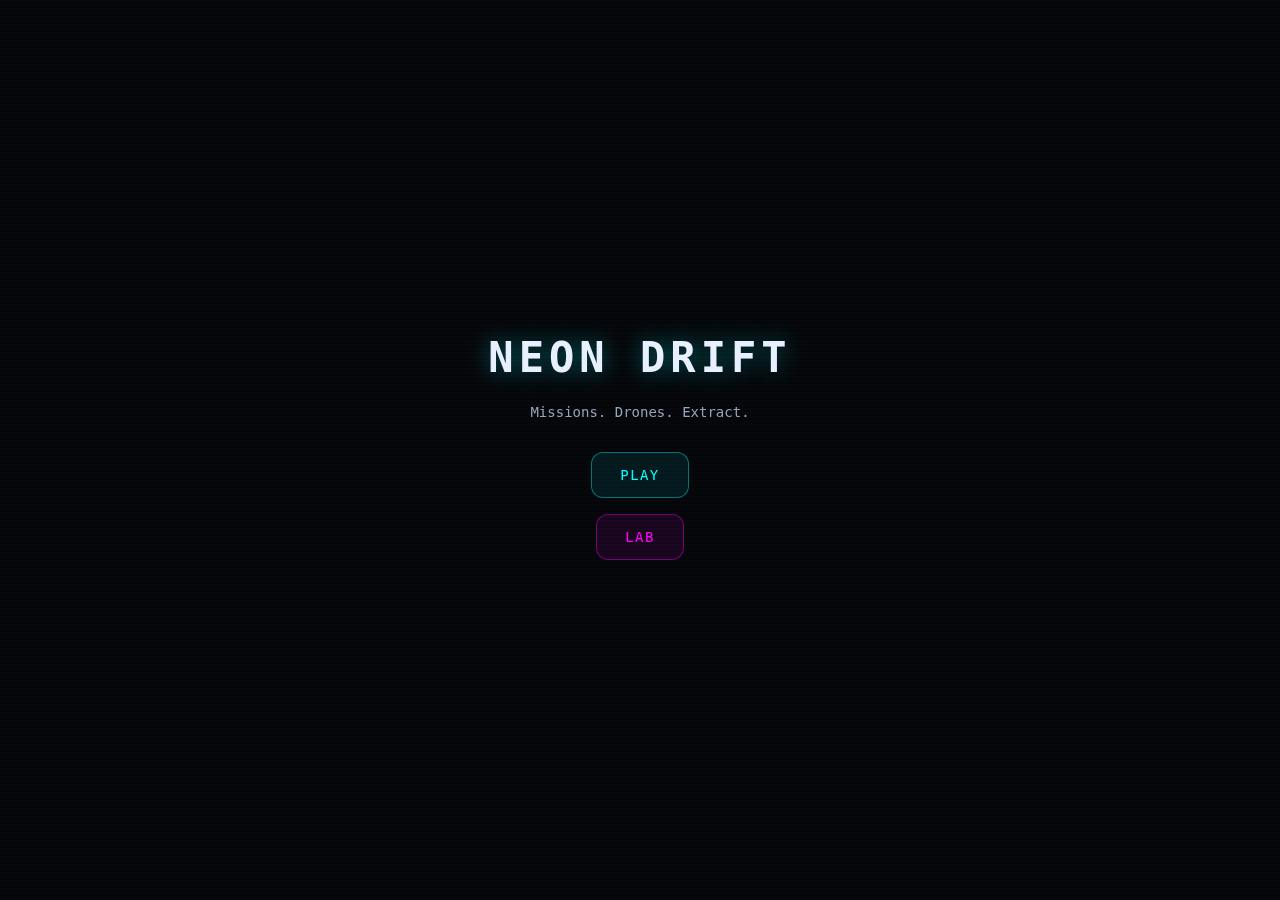
<file: src/lab/neon-drift.html>
<!doctype html>
<html lang="en">
<head>
  <meta charset="utf-8" />
  <meta name="viewport" content="width=device-width,initial-scale=1,maximum-scale=1,user-scalable=no" />
  <title>Neon Drift — j-kano.site</title>
  <style>
    :root{--bg:#05060b;--cyan:#00ffff;--pink:#ff00ff;--green:#00ff88;--orange:#ff8800;--text:#e8f0ff;--muted:#94a3b8}
    *{box-sizing:border-box;touch-action:none;-webkit-user-select:none;user-select:none}
    html,body{height:100%;margin:0;overflow:hidden}
    body{background:radial-gradient(900px 600px at 20% 20%, rgba(0,255,255,.08), transparent 55%),
                radial-gradient(900px 600px at 80% 30%, rgba(255,0,255,.06), transparent 55%),var(--bg);
        color:var(--text);font-family:ui-monospace,Menlo,Consolas,monospace}
    #scanlines{pointer-events:none;position:fixed;inset:0;background:linear-gradient(to bottom,rgba(255,255,255,.02) 50%,transparent 50%);background-size:100% 4px;opacity:.4;z-index:100}
    #c{display:block;width:100%;height:100%;background:var(--bg)}
    #ui{position:fixed;inset:0;pointer-events:none;z-index:50;display:flex;flex-direction:column}
    #ui>*{pointer-events:auto}
    .screen{position:absolute;inset:0;display:flex;flex-direction:column;align-items:center;justify-content:center;padding:20px;background:rgba(5,6,11,.92);pointer-events:auto}
    .screen.hide{display:none}
    .screen h1{margin:0 0 8px;font-size:clamp(24px,5vw,42px);letter-spacing:.12em;text-transform:uppercase;text-shadow:0 0 24px rgba(0,255,255,.4)}
    .screen .sub{color:var(--muted);font-size:14px;margin-bottom:24px}
    .btn{padding:14px 28px;margin:8px;border:1px solid rgba(0,255,255,.4);background:rgba(0,255,255,.08);color:var(--cyan);
         font-family:inherit;font-size:14px;letter-spacing:.1em;text-transform:uppercase;border-radius:12px;cursor:pointer}
    .btn:hover{background:rgba(0,255,255,.15);box-shadow:0 0 20px rgba(0,255,255,.2)}
    .btn.pink{border-color:rgba(255,0,255,.4);background:rgba(255,0,255,.08);color:var(--pink)}
    .chars,.missions{display:flex;flex-wrap:wrap;gap:12px;justify-content:center;max-width:520px}
    .charCard,.missionCard{padding:16px 20px;border:1px solid rgba(255,255,255,.12);border-radius:12px;background:rgba(0,0,0,.3);cursor:pointer;min-width:140px;text-align:center}
    .charCard:hover,.charCard.sel,.missionCard:hover,.missionCard.sel{border-color:var(--cyan);box-shadow:0 0 16px rgba(0,255,255,.2)}
    .charCard.sel,.missionCard.sel{background:rgba(0,255,255,.08)}
    .charCard strong,.missionCard strong{display:block;margin-bottom:6px;font-size:14px}
    .charCard span,.missionCard span{font-size:12px;color:var(--muted)}
    #hud{display:flex;justify-content:space-between;align-items:center;padding:12px 16px;border-bottom:1px solid rgba(255,255,255,.08);background:rgba(0,0,0,.4)}
    #hud .l{display:flex;gap:16px;align-items:center;font-size:12px;color:var(--muted)}
    #hud b{color:var(--text)}
    #hud .alert{color:var(--orange);animation:blink 1s infinite}
    @keyframes blink{50%{opacity:.6}}
    #touch{position:fixed;bottom:20px;left:20px;width:120px;height:120px;border-radius:50%;border:2px solid rgba(255,255,255,.2);background:rgba(0,0,0,.3);pointer-events:auto;touch-action:none}
    #touch.shoot{left:auto;right:20px;background:rgba(255,0,255,.15);border-color:rgba(255,0,255,.4)}
    @media (min-width:769px){#touch,#touch.shoot{display:none}}
  </style>
</head>
<body>
  <div id="scanlines"></div>
  <canvas id="c"></canvas>
  <div id="ui">
    <div id="screen-title" class="screen">
      <h1>Neon Drift</h1>
      <p class="sub">Missions. Drones. Extract.</p>
      <button class="btn" id="btn-play">Play</button>
      <button class="btn pink" onclick="location.href='/lab/'">Lab</button>
    </div>
    <div id="screen-char" class="screen hide">
      <h1>Choose Runner</h1>
      <div class="chars" id="chars"></div>
      <button class="btn" id="btn-mission">Next</button>
    </div>
    <div id="screen-mission" class="screen hide">
      <h1>Mission</h1>
      <div class="missions" id="missions"></div>
      <button class="btn" id="btn-start">Launch</button>
    </div>
    <div id="screen-hud" class="screen hide" style="justify-content:flex-start;align-items:stretch;padding:0">
      <div id="hud">
        <div class="l"><span>HP <b id="hud-hp">100</b></span><span>Shards <b id="hud-shards">0</b></span><span id="hud-goal"></span></div>
        <div class="l"><span id="hud-alert" class="alert"></span></div>
      </div>
    </div>
    <div id="screen-pause" class="screen hide">
      <h1>Paused</h1>
      <button class="btn" id="btn-resume">Resume</button>
      <button class="btn pink" id="btn-quit">Quit</button>
    </div>
    <div id="screen-results" class="screen hide">
      <h1 id="results-title">Mission Complete</h1>
      <p class="sub" id="results-sub"></p>
      <button class="btn" id="btn-again">Again</button>
      <button class="btn pink" onclick="location.href='/lab/'">Lab</button>
    </div>
    <div id="touch" style="display:none" aria-label="Move stick"></div>
    <div id="touch-shoot" class="shoot" style="display:none" aria-label="Shoot"></div>
  </div>

<script>
(function(){
  const canvas = document.getElementById('c');
  const ctx = canvas.getContext('2d');
  let w, h, scale, offx, offy;

  function resize(){
    w = canvas.width = window.innerWidth;
    h = canvas.height = window.innerHeight;
    scale = Math.min(w, h) / 600;
    offx = (w - 600 * scale) / 2;
    offy = (h - 600 * scale) / 2;
  }
  window.addEventListener('resize', resize);
  resize();

  const CHAR_LIST = [
    { id: 'nova', name: 'Nova', ability: 'Dash' },
    { id: 'pulse', name: 'Pulse', ability: 'Shield' },
    { id: 'blitz', name: 'Blitz', ability: 'Double shot' },
    { id: 'flux', name: 'Flux', ability: 'Speed boost' }
  ];
  const MISSION_LIST = [
    { id: 'shards', name: 'Shard Run', goal: 'Collect 8 shards', target: 8, type: 'shards' },
    { id: 'survive', name: 'Survive', goal: 'Survive 45 seconds', target: 45, type: 'time' },
    { id: 'extract', name: 'Extraction', goal: 'Reach extraction zone', target: 1, type: 'extract' }
  ];

  let state = 'title';
  let charIndex = 0;
  let missionIndex = 0;
  let player = { x: 300, y: 300, vx: 0, vy: 0, hp: 100, maxHp: 100, r: 14, cooldown: 0, abilityCd: 0, invuln: 0 };
  let bullets = [];
  let enemies = [];
  let shards = [];
  let particles = [];
  let extraction = null;
  let missionStartTime = 0;
  let shardsCollected = 0;
  let keys = {};
  let touchMove = { x: 0, y: 0 };
  let alertText = '';
  let alertUntil = 0;

  function show(screenId){
    document.querySelectorAll('.screen').forEach(el => el.classList.add('hide'));
    const el = document.getElementById('screen-' + screenId);
    if (el) el.classList.remove('hide');
    state = screenId;
  }

  function setAlert(msg, sec){
    alertText = msg;
    alertUntil = performance.now() / 1000 + (sec || 2);
  }

  document.getElementById('btn-play').onclick = () => show('char');
  document.getElementById('btn-mission').onclick = () => show('mission');
  document.getElementById('btn-start').onclick = () => startMission();
  document.getElementById('btn-resume').onclick = () => show('hud');
  document.getElementById('btn-quit').onclick = () => { show('title'); };
  document.getElementById('btn-again').onclick = () => { show('char'); };

  document.getElementById('chars').innerHTML = CHAR_LIST.map((c, i) =>
    '<div class="charCard' + (i === 0 ? ' sel' : '') + '" data-i="' + i + '"><strong>' + c.name + '</strong><span>' + c.ability + '</span></div>'
  ).join('');
  document.querySelectorAll('.charCard').forEach(el => {
    el.onclick = () => {
      document.querySelectorAll('.charCard').forEach(c => c.classList.remove('sel'));
      el.classList.add('sel');
      charIndex = +el.dataset.i;
    };
  });

  document.getElementById('missions').innerHTML = MISSION_LIST.map((m, i) =>
    '<div class="missionCard' + (i === 0 ? ' sel' : '') + '" data-i="' + i + '"><strong>' + m.name + '</strong><span>' + m.goal + '</span></div>'
  ).join('');
  document.querySelectorAll('.missionCard').forEach(el => {
    el.onclick = () => {
      document.querySelectorAll('.missionCard').forEach(c => c.classList.remove('sel'));
      el.classList.add('sel');
      missionIndex = +el.dataset.i;
    };
  });

  function startMission(){
    const m = MISSION_LIST[missionIndex];
    player.x = 300; player.y = 300; player.vx = 0; player.vy = 0;
    player.hp = player.maxHp; player.cooldown = 0; player.abilityCd = 0; player.invuln = 60;
    bullets = []; enemies = []; shards = []; particles = []; extraction = null;
    shardsCollected = 0;
    missionStartTime = performance.now() / 1000;
    document.getElementById('hud-hp').textContent = player.hp;
    document.getElementById('hud-shards').textContent = '0';
    document.getElementById('hud-goal').textContent = m.goal;
    document.getElementById('hud-alert').textContent = '';
    if (m.type === 'shards') {
      for (let i = 0; i < 12; i++) spawnShard();
    } else if (m.type === 'time' || m.type === 'extract') {
      for (let i = 0; i < 6; i++) spawnShard();
    }
    setAlert('Go.', 1);
    show('hud');
    if (m.type === 'extract') {
      setTimeout(() => {
        extraction = { x: 300, y: 80, r: 40 };
        setAlert('Extraction zone open!', 3);
      }, 3000);
    }
    spawnEnemy();
    loop();
  }

  function spawnShard(){
    shards.push({
      x: 80 + Math.random() * 440,
      y: 80 + Math.random() * 440,
      r: 8
    });
  }
  function spawnEnemy(){
    const side = Math.floor(Math.random() * 4);
    let x, y;
    if (side === 0) { x = -20; y = 100 + Math.random() * 400; }
    else if (side === 1) { x = 620; y = 100 + Math.random() * 400; }
    else if (side === 2) { x = 100 + Math.random() * 400; y = -20; }
    else { x = 100 + Math.random() * 400; y = 620; }
    enemies.push({
      x, y,
      vx: 0, vy: 0,
      r: 16,
      hp: 2,
      cooldown: 0,
      speed: 0.8 + Math.random() * 0.6
    });
  }
  function hitCircle(a, b, ar, br){
    const d = (a.x - b.x) ** 2 + (a.y - b.y) ** 2;
    return d <= (ar + br) ** 2;
  }

  let lastSpawn = 0;
  function loop(){
    if (state !== 'hud') return;
    const t = performance.now() / 1000;
    const dt = Math.min(1/30, 0.03);
    const m = MISSION_LIST[missionIndex];

    if (t - lastSpawn > 2.5) { spawnEnemy(); lastSpawn = t; }

    const ax = (keys['KeyD'] || keys['ArrowRight'] ? 1 : 0) - (keys['KeyA'] || keys['ArrowLeft'] ? 1 : 0) + touchMove.x;
    const ay = (keys['KeyS'] || keys['ArrowDown'] ? 1 : 0) - (keys['KeyW'] || keys['ArrowUp'] ? 1 : 0) + touchMove.y;
    const sp = 220 * (charIndex === 3 ? 1.25 : 1);
    if (ax !== 0 || ay !== 0) {
      const len = Math.hypot(ax, ay) || 1;
      player.vx = (ax / len) * sp * dt;
      player.vy = (ay / len) * sp * dt;
    } else {
      player.vx *= 0.85;
      player.vy *= 0.85;
    }
    player.x += player.vx; player.y += player.vy;
    player.x = Math.max(20, Math.min(580, player.x));
    player.y = Math.max(20, Math.min(580, player.y));

    if (player.cooldown > 0) player.cooldown--;
    if (player.abilityCd > 0) player.abilityCd--;
    if (player.invuln > 0) player.invuln--;

    if (keys[' '] || keys['KeyE']) {
      if (player.cooldown <= 0) {
        const dir = Math.atan2(ay || -1, ax || 0);
        bullets.push({ x: player.x, y: player.y, vx: Math.cos(dir) * 420, vy: Math.sin(dir) * 420, life: 0.6 });
        if (charIndex === 2) bullets.push({ x: player.x, y: player.y, vx: Math.cos(dir + 0.15) * 380, vy: Math.sin(dir + 0.15) * 380, life: 0.5 });
        player.cooldown = 12;
      }
    }

    bullets.forEach(b => { b.x += b.vx * dt; b.y += b.vy * dt; b.life -= dt; });
    bullets = bullets.filter(b => b.life > 0 && b.x > -20 && b.x < 620 && b.y > -20 && b.y < 620);

    enemies.forEach(e => {
      const dx = player.x - e.x, dy = player.y - e.y;
      const dist = Math.hypot(dx, dy) || 1;
      e.vx = (dx / dist) * e.speed * 80 * dt;
      e.vy = (dy / dist) * e.speed * 80 * dt;
      e.x += e.vx; e.y += e.vy;
      e.cooldown--;
      bullets.forEach(b => {
        if (hitCircle(e, b, e.r, 4)) { e.hp--; b.life = 0; particles.push({ x: e.x, y: e.y, life: 0.2 }); }
      });
      if (hitCircle(player, e, player.r, e.r) && player.invuln <= 0) {
        player.hp -= 15;
        player.invuln = 30;
        document.getElementById('hud-hp').textContent = Math.max(0, player.hp);
        if (player.hp <= 0) endMission(false);
      }
    });
    enemies = enemies.filter(e => {
      if (e.hp <= 0) { particles.push({ x: e.x, y: e.y, life: 0.3 }); return false; }
      return true;
    });

    shards.forEach((s, i) => {
      if (hitCircle(player, s, player.r, s.r)) {
        shards.splice(i, 1);
        shardsCollected++;
        document.getElementById('hud-shards').textContent = shardsCollected;
        if (m.type === 'shards' && shardsCollected >= m.target) endMission(true);
      }
    });

    if (extraction && hitCircle(player, extraction, player.r, extraction.r)) endMission(true);
    if (m.type === 'time' && t - missionStartTime >= m.target) endMission(true);

    document.getElementById('hud-alert').textContent = t < alertUntil ? alertText : '';

    particles.forEach(p => { p.life -= dt; });
    particles = particles.filter(p => p.life > 0);

    draw();
    requestAnimationFrame(loop);
  }

  function draw(){
    ctx.save();
    ctx.setTransform(1, 0, 0, 1, 0, 0);
    ctx.fillStyle = '#05060b';
    ctx.fillRect(0, 0, w, h);
    ctx.restore();

    ctx.save();
    ctx.translate(offx, offy);
    ctx.scale(scale, scale);

    ctx.strokeStyle = 'rgba(0,255,255,.06)';
    ctx.lineWidth = 1;
    for (let i = 0; i <= 600; i += 40) {
      ctx.beginPath(); ctx.moveTo(i, 0); ctx.lineTo(i, 600); ctx.stroke();
      ctx.beginPath(); ctx.moveTo(0, i); ctx.lineTo(600, i); ctx.stroke();
    }

    shards.forEach(s => {
      ctx.fillStyle = '#00ff88';
      ctx.shadowColor = 'rgba(0,255,136,.6)';
      ctx.shadowBlur = 12;
      ctx.beginPath(); ctx.arc(s.x, s.y, s.r, 0, Math.PI * 2); ctx.fill();
      ctx.shadowBlur = 0;
    });

    if (extraction) {
      ctx.strokeStyle = 'rgba(0,255,255,.5)';
      ctx.lineWidth = 2;
      ctx.setLineDash([8, 8]);
      ctx.beginPath(); ctx.arc(extraction.x, extraction.y, extraction.r, 0, Math.PI * 2); ctx.stroke();
      ctx.setLineDash([]);
    }

    enemies.forEach(e => {
      ctx.fillStyle = '#ff4466';
      ctx.shadowColor = 'rgba(255,68,102,.5)';
      ctx.shadowBlur = 10;
      ctx.beginPath(); ctx.arc(e.x, e.y, e.r, 0, Math.PI * 2); ctx.fill();
      ctx.shadowBlur = 0;
    });

    bullets.forEach(b => {
      ctx.fillStyle = '#00ffff';
      ctx.beginPath(); ctx.arc(b.x, b.y, 4, 0, Math.PI * 2); ctx.fill();
    });

    particles.forEach(p => {
      ctx.fillStyle = 'rgba(255,200,100,.8)';
      ctx.globalAlpha = p.life / 0.3;
      ctx.beginPath(); ctx.arc(p.x, p.y, 6, 0, Math.PI * 2); ctx.fill();
      ctx.globalAlpha = 1;
    });

    const inv = player.invuln > 0 && Math.floor(player.invuln / 4) % 2 === 0;
    ctx.fillStyle = inv ? 'rgba(255,255,255,.4)' : '#00ffff';
    ctx.shadowColor = 'rgba(0,255,255,.6)';
    ctx.shadowBlur = 14;
    ctx.beginPath(); ctx.arc(player.x, player.y, player.r, 0, Math.PI * 2); ctx.fill();
    ctx.shadowBlur = 0;

    ctx.restore();
  }

  function endMission(won){
    state = 'dead';
    document.getElementById('results-title').textContent = won ? 'Mission Complete' : 'Destroyed';
    document.getElementById('results-sub').textContent = won
      ? 'Shards: ' + shardsCollected + ' · Well run.'
      : 'Try again.';
    show('results');
  }

  window.addEventListener('keydown', e => {
    keys[e.code] = true;
    if (e.code === 'Escape') {
      if (state === 'hud') show('pause');
      e.preventDefault();
    }
  });
  window.addEventListener('keyup', e => { keys[e.code] = false; });

  const touchEl = document.getElementById('touch');
  const shootEl = document.getElementById('touch-shoot');
  if (window.matchMedia('(max-width:768px)').matches) {
    touchEl.style.display = 'block';
    if (shootEl) shootEl.style.display = 'block';
  }
  let touchId = null, shootId = null;
  document.addEventListener('pointerdown', e => {
    if (e.target === touchEl && touchId === null) {
      touchId = e.pointerId;
      touchEl.dataset.ox = e.clientX;
      touchEl.dataset.oy = e.clientY;
    }
    if (e.target === shootEl) shootId = e.pointerId;
  }, true);
  document.addEventListener('pointermove', e => {
    if (e.pointerId === touchId && touchEl.dataset.ox) {
      const dx = (e.clientX - +touchEl.dataset.ox) / 80;
      const dy = (e.clientY - +touchEl.dataset.oy) / 80;
      touchMove.x = Math.max(-1, Math.min(1, dx));
      touchMove.y = Math.max(-1, Math.min(1, dy));
    }
  }, true);
  document.addEventListener('pointerup', e => {
    if (e.pointerId === touchId) { touchId = null; touchMove.x = 0; touchMove.y = 0; }
    if (e.pointerId === shootId) { shootId = null; keys[' '] = false; }
  }, true);
  document.addEventListener('pointercancel', e => {
    if (e.pointerId === touchId) { touchId = null; touchMove.x = 0; touchMove.y = 0; }
  }, true);
  if (shootEl) {
    shootEl.addEventListener('pointerdown', e => { keys[' '] = true; e.preventDefault(); });
    shootEl.addEventListener('pointerup', e => { keys[' '] = false; });
    shootEl.addEventListener('pointerleave', e => { keys[' '] = false; });
  }
})();
</script>
</body>
</html>
</file>
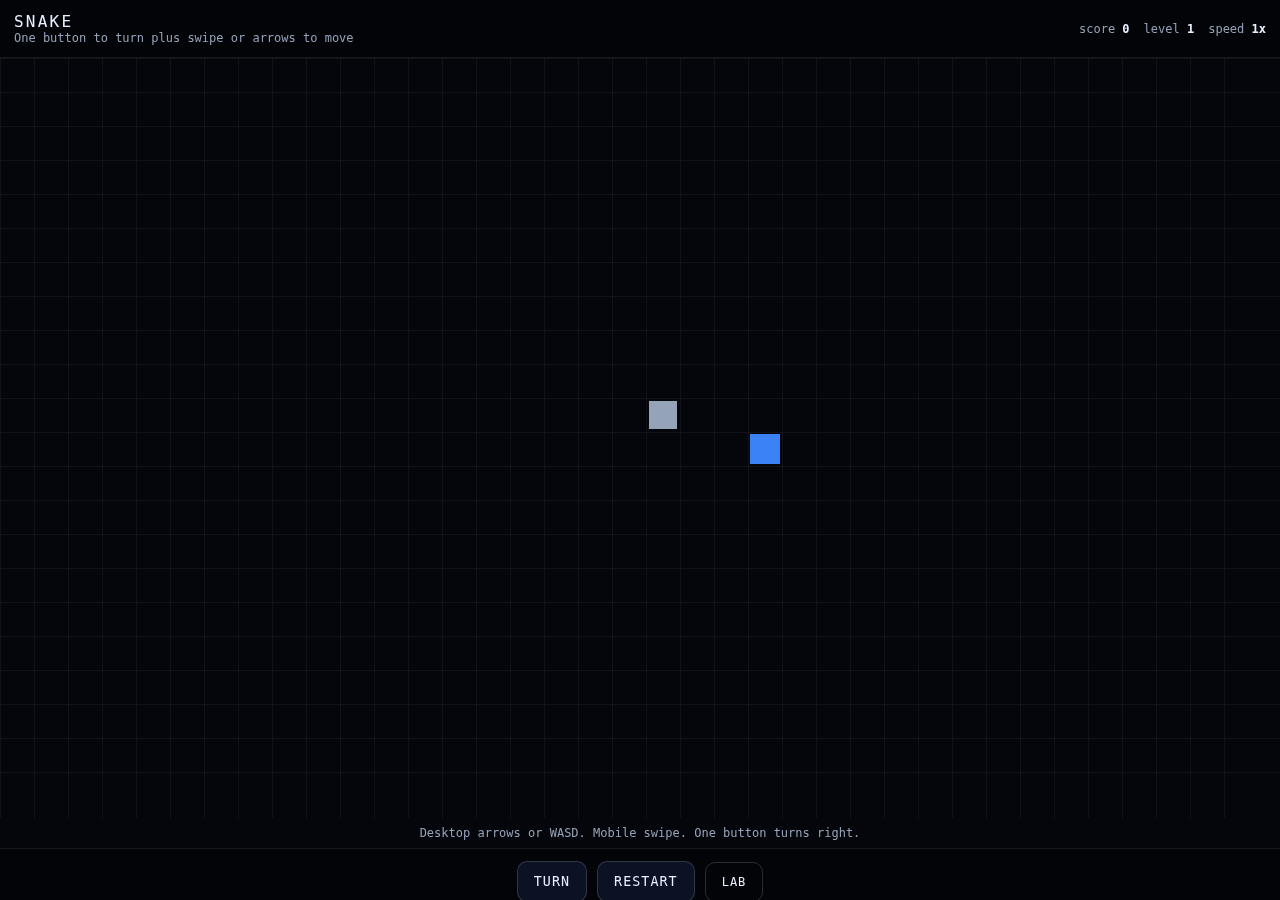
<file: src/lab/snake.html>
<!doctype html>
<html lang="en">
<head>
  <meta charset="utf-8" />
  <meta name="viewport" content="width=device-width,initial-scale=1,maximum-scale=1,user-scalable=no" />
  <title>Snake — Creative Lab</title>
  <style>
    :root{--bg:#05060b;--cyan:#00ffff;--pink:#ff00ff;--green:#00ff88;--text:#e8f0ff;--muted:#94a3b8}
    *{box-sizing:border-box;touch-action:none;-webkit-user-select:none;user-select:none}
    body{margin:0;background:var(--bg);color:var(--text);font-family:ui-monospace, Menlo, Consolas, monospace;overflow:hidden}
    #wrap{position:fixed;inset:0;display:flex;flex-direction:column}
    header{display:flex;justify-content:space-between;align-items:center;padding:12px 14px;border-bottom:1px solid rgba(255,255,255,.08);background:rgba(0,0,0,.25)}
    .title{letter-spacing:.14em;text-transform:uppercase}
    .sub{color:var(--muted);font-size:12px}
    #hud{display:flex;gap:14px;align-items:center;color:var(--muted);font-size:12px}
    #hud b{color:var(--text)}
    canvas{flex:1;display:block}
    #controls{display:flex;gap:10px;justify-content:center;align-items:center;padding:12px;border-top:1px solid rgba(255,255,255,.08);background:rgba(0,0,0,.25)}
    button{padding:12px 16px;border:1px solid rgba(148,163,184,.25);background:rgba(15,23,42,.8);color:var(--text);font-family:inherit;letter-spacing:.08em;text-transform:uppercase;border-radius:10px;cursor:pointer}
    button:active{transform:scale(.98)}
    button:hover{border-color:rgba(59,130,246,.5)}
    .hint{color:var(--muted);font-size:12px;text-align:center;padding:8px 14px}
  </style>
</head>
<body>
<div id="wrap">
  <header>
    <div>
      <div class="title">Snake</div>
      <div class="sub">One button to turn plus swipe or arrows to move</div>
    </div>
    <div id="hud">
      <div>score <b id="score">0</b></div>
      <div>level <b id="level">1</b></div>
      <div>speed <b id="speed">1x</b></div>
    </div>
  </header>

  <canvas id="c"></canvas>

  <div class="hint">Desktop arrows or WASD. Mobile swipe. One button turns right.</div>

  <div id="controls">
    <button id="oneBtn">Turn</button>
    <button id="restartBtn">Restart</button>
    <a href="/lab/" style="padding:12px 16px;border:1px solid rgba(148,163,184,.25);border-radius:10px;color:inherit;text-decoration:none;font-size:12px;letter-spacing:.08em;text-transform:uppercase">Lab</a>
  </div>
</div>

<script>
  const c = document.getElementById('c')
  const x = c.getContext('2d')

  function fit(){
    const dpr = devicePixelRatio || 1
    const w = innerWidth
    const h = innerHeight - 140
    c.width = Math.floor(w * dpr)
    c.height = Math.floor(h * dpr)
    c.style.width = w + 'px'
    c.style.height = h + 'px'
    x.setTransform(dpr,0,0,dpr,0,0)
  }
  addEventListener('resize', fit)
  fit()

  const uiScore = document.getElementById('score')
  const uiLevel = document.getElementById('level')
  const uiSpeed = document.getElementById('speed')

  let grid = 22
  let cell = 0
  let cols = 0
  let rows = 0

  function calcGrid(){
    const w = c.clientWidth
    const h = c.clientHeight
    cell = Math.floor(Math.min(w,h) / grid)
    cols = Math.floor(w / cell)
    rows = Math.floor(h / cell)
  }
  calcGrid()

  const DIRS = [
    {x:1,y:0},
    {x:0,y:1},
    {x:-1,y:0},
    {x:0,y:-1},
  ]

  let snake, dir, nextDir, food, score, level, tickMs, last, alive
  let turnClockwise = true

  function reset(){
    calcGrid()
    snake = [{x:Math.floor(cols/2), y:Math.floor(rows/2)}]
    dir = 0
    nextDir = 0
    score = 0
    level = 1
    tickMs = 140
    last = 0
    alive = true
    spawnFood()
    renderHud()
  }

  function renderHud(){
    uiScore.textContent = score
    uiLevel.textContent = level
    uiSpeed.textContent = (Math.round((140/tickMs)*10)/10) + 'x'
  }

  function spawnFood(){
    while(true){
      const fx = 1 + Math.floor(Math.random()*(cols-2))
      const fy = 1 + Math.floor(Math.random()*(rows-2))
      if(!snake.some(s=>s.x===fx && s.y===fy)){
        food = {x:fx,y:fy}
        return
      }
    }
  }

  function turn(){
    if(!alive) return
    nextDir = (dir + (turnClockwise ? 1 : 3)) % 4
  }

  function step(){
    dir = nextDir
    const head = snake[0]
    const d = DIRS[dir]
    const nx = head.x + d.x
    const ny = head.y + d.y

    if(nx<0 || ny<0 || nx>=cols || ny>=rows) { alive=false; return }
    if(snake.some((s,i)=>i && s.x===nx && s.y===ny)) { alive=false; return }

    snake.unshift({x:nx,y:ny})

    if(nx===food.x && ny===food.y){
      score += 10
      if(score % 50 === 0){
        level += 1
        tickMs = Math.max(60, tickMs - 10)
      }
      spawnFood()
      renderHud()
    } else {
      snake.pop()
    }
  }

  function draw(){
    const w = c.clientWidth
    const h = c.clientHeight

    x.clearRect(0,0,w,h)

    x.fillStyle = 'rgba(148,163,184,.08)'
    for(let i=0;i<cols;i++){
      x.fillRect(i*cell, 0, 1, h)
    }
    for(let j=0;j<rows;j++){
      x.fillRect(0, j*cell, w, 1)
    }

    x.fillStyle = '#94a3b8'
    x.fillRect(food.x*cell+3, food.y*cell+3, cell-6, cell-6)

    for(let i=0;i<snake.length;i++){
      const s = snake[i]
      x.fillStyle = i===0 ? '#3b82f6' : '#64748b'
      x.fillRect(s.x*cell+2, s.y*cell+2, cell-4, cell-4)
    }

    if(!alive){
      x.fillStyle = 'rgba(0,0,0,.55)'
      x.fillRect(0,0,w,h)
      x.fillStyle = '#e5e7eb'
      x.textAlign = 'center'
      x.font = '700 22px ui-monospace, Menlo, Consolas, monospace'
      x.fillText('GAME OVER', w/2, h/2 - 10)
      x.font = '14px ui-monospace, Menlo, Consolas, monospace'
      x.fillStyle = '#94a3b8'
      x.fillText('Tap Restart', w/2, h/2 + 16)
    }
  }

  function loop(t){
    if(alive && t - last > tickMs){
      last = t
      step()
    }
    draw()
    requestAnimationFrame(loop)
  }

  document.getElementById('oneBtn').addEventListener('click', turn)
  document.getElementById('restartBtn').addEventListener('click', reset)

  addEventListener('keydown', e=>{
    const k = e.code
    if(k==='ArrowUp' || k==='KeyW') nextDir = 3
    if(k==='ArrowRight' || k==='KeyD') nextDir = 0
    if(k==='ArrowDown' || k==='KeyS') nextDir = 1
    if(k==='ArrowLeft' || k==='KeyA') nextDir = 2
    if(k==='Space') turn()
    if(k==='KeyR') reset()
  })

  let sx=0, sy=0
  c.addEventListener('touchstart', e=>{
    const t = e.touches[0]
    sx=t.clientX; sy=t.clientY
  }, {passive:true})
  c.addEventListener('touchend', e=>{
    const t = e.changedTouches[0]
    const dx=t.clientX-sx, dy=t.clientY-sy
    if(Math.abs(dx)+Math.abs(dy) < 18){ turn(); return }
    if(Math.abs(dx) > Math.abs(dy)){
      nextDir = dx>0 ? 0 : 2
    } else {
      nextDir = dy>0 ? 1 : 3
    }
  }, {passive:true})

  reset()
  requestAnimationFrame(loop)
</script>
</body>
</html>
</file>
<file: src/devops/styles.css>
:root {
  --bg: #070812;
  --panel: rgba(255,255,255,.04);
  --stroke: rgba(255,255,255,.10);
  --text: #e9ecff;
  --muted: rgba(233,236,255,.65);
  --cyan: #00ffff;
  --pink: #ff00ff;
  --green: #00ff88;
}
* { box-sizing: border-box; }
html, body { height: 100%; margin: 0; font-family: ui-monospace, Menlo, Consolas, monospace; background: var(--bg); color: var(--text); }
body { overflow-x: hidden; }
a { color: var(--cyan); text-decoration: none; }
a:hover { text-decoration: underline; }
.scanlines {
  pointer-events: none;
  position: fixed;
  inset: 0;
  background: linear-gradient(to bottom, rgba(255,255,255,.03) 50%, transparent 50%);
  background-size: 100% 4px;
  opacity: .35;
  z-index: 100;
}
.wrap { max-width: 720px; margin: 0 auto; padding: 20px 16px 40px; position: relative; z-index: 1; }
header {
  display: flex;
  align-items: center;
  justify-content: space-between;
  gap: 12px;
  margin-bottom: 20px;
  padding-bottom: 12px;
  border-bottom: 1px solid var(--stroke);
}
header a { color: var(--text); }
header a:hover { color: var(--cyan); text-decoration: none; }
.brand { font-weight: 800; letter-spacing: .1em; text-transform: uppercase; font-size: 14px; }
.progress-bar-wrap { height: 6px; background: var(--panel); border-radius: 999px; overflow: hidden; margin-bottom: 24px; }
.progress-bar { height: 100%; background: linear-gradient(90deg, var(--cyan), var(--green)); border-radius: 999px; transition: width .3s ease; width: 0%; }
.progress-text { font-size: 12px; color: var(--muted); margin-bottom: 8px; }
.modules { list-style: none; padding: 0; margin: 0; }
.modules li { margin-bottom: 10px; }
.module-card {
  display: block;
  padding: 14px 18px;
  border: 1px solid var(--stroke);
  border-radius: 12px;
  background: rgba(0,0,0,.25);
  color: var(--text);
  text-decoration: none;
  transition: border-color .2s, box-shadow .2s;
}
.module-card:hover { border-color: rgba(0,255,255,.3); box-shadow: 0 0 20px rgba(0,255,255,.1); }
.module-card.done { border-color: rgba(0,255,136,.25); }
.module-card .ring { display: inline-block; width: 20px; height: 20px; border: 2px solid var(--stroke); border-radius: 50%; margin-right: 12px; vertical-align: middle; }
.module-card.done .ring { border-color: var(--green); background: rgba(0,255,136,.2); }
.module-card .title { font-weight: 700; font-size: 14px; letter-spacing: .06em; }
.module-card .meta { font-size: 12px; color: var(--muted); margin-top: 4px; }
.view-learn, .view-quiz { display: none; }
.view-learn.active, .view-quiz.active { display: block; }
.lesson-nav { margin-bottom: 16px; font-size: 13px; color: var(--muted); }
.lesson-nav a { color: var(--cyan); }
.lesson h2 { font-size: 18px; letter-spacing: .06em; margin: 0 0 12px; }
.lesson .content { line-height: 1.7; color: var(--muted); font-size: 14px; }
.lesson .content p { margin: 0 0 12px; }
.quiz-q { margin-bottom: 24px; padding: 16px; border: 1px solid var(--stroke); border-radius: 12px; background: rgba(0,0,0,.2); }
.quiz-q h3 { font-size: 14px; margin: 0 0 12px; font-weight: 600; }
.quiz-q ul { list-style: none; padding: 0; margin: 0; }
.quiz-q li { margin: 8px 0; }
.quiz-q label { display: flex; align-items: center; gap: 10px; cursor: pointer; padding: 8px 0; }
.quiz-q input { accent-color: var(--cyan); }
.results { text-align: center; padding: 24px 0; }
.results h2 { font-size: 22px; margin-bottom: 8px; }
.results .score { font-size: 32px; color: var(--green); margin: 12px 0; }
.results .weak { font-size: 13px; color: var(--muted); margin-top: 16px; }
.buttons { display: flex; flex-wrap: wrap; gap: 10px; margin-top: 20px; }
.btn {
  padding: 12px 20px;
  border: 1px solid rgba(0,255,255,.35);
  background: transparent;
  color: var(--cyan);
  font-family: inherit;
  font-size: 13px;
  letter-spacing: .08em;
  text-transform: uppercase;
  border-radius: 10px;
  cursor: pointer;
}
.btn:hover { background: rgba(0,255,255,.1); }
.btn.pink { border-color: rgba(255,0,255,.35); color: var(--pink); }
.btn.pink:hover { background: rgba(255,0,255,.1); }
.mode-tabs { display: flex; gap: 8px; margin-bottom: 20px; }
.mode-tabs button { padding: 10px 16px; border: 1px solid var(--stroke); background: var(--panel); color: var(--muted); font-family: inherit; border-radius: 8px; cursor: pointer; font-size: 13px; }
.mode-tabs button.active { border-color: var(--cyan); color: var(--cyan); }
.reset-wrap { margin-top: 24px; padding-top: 16px; border-top: 1px solid var(--stroke); }
.reset-wrap .btn { font-size: 12px; color: var(--muted); border-color: var(--stroke); }
</file>
